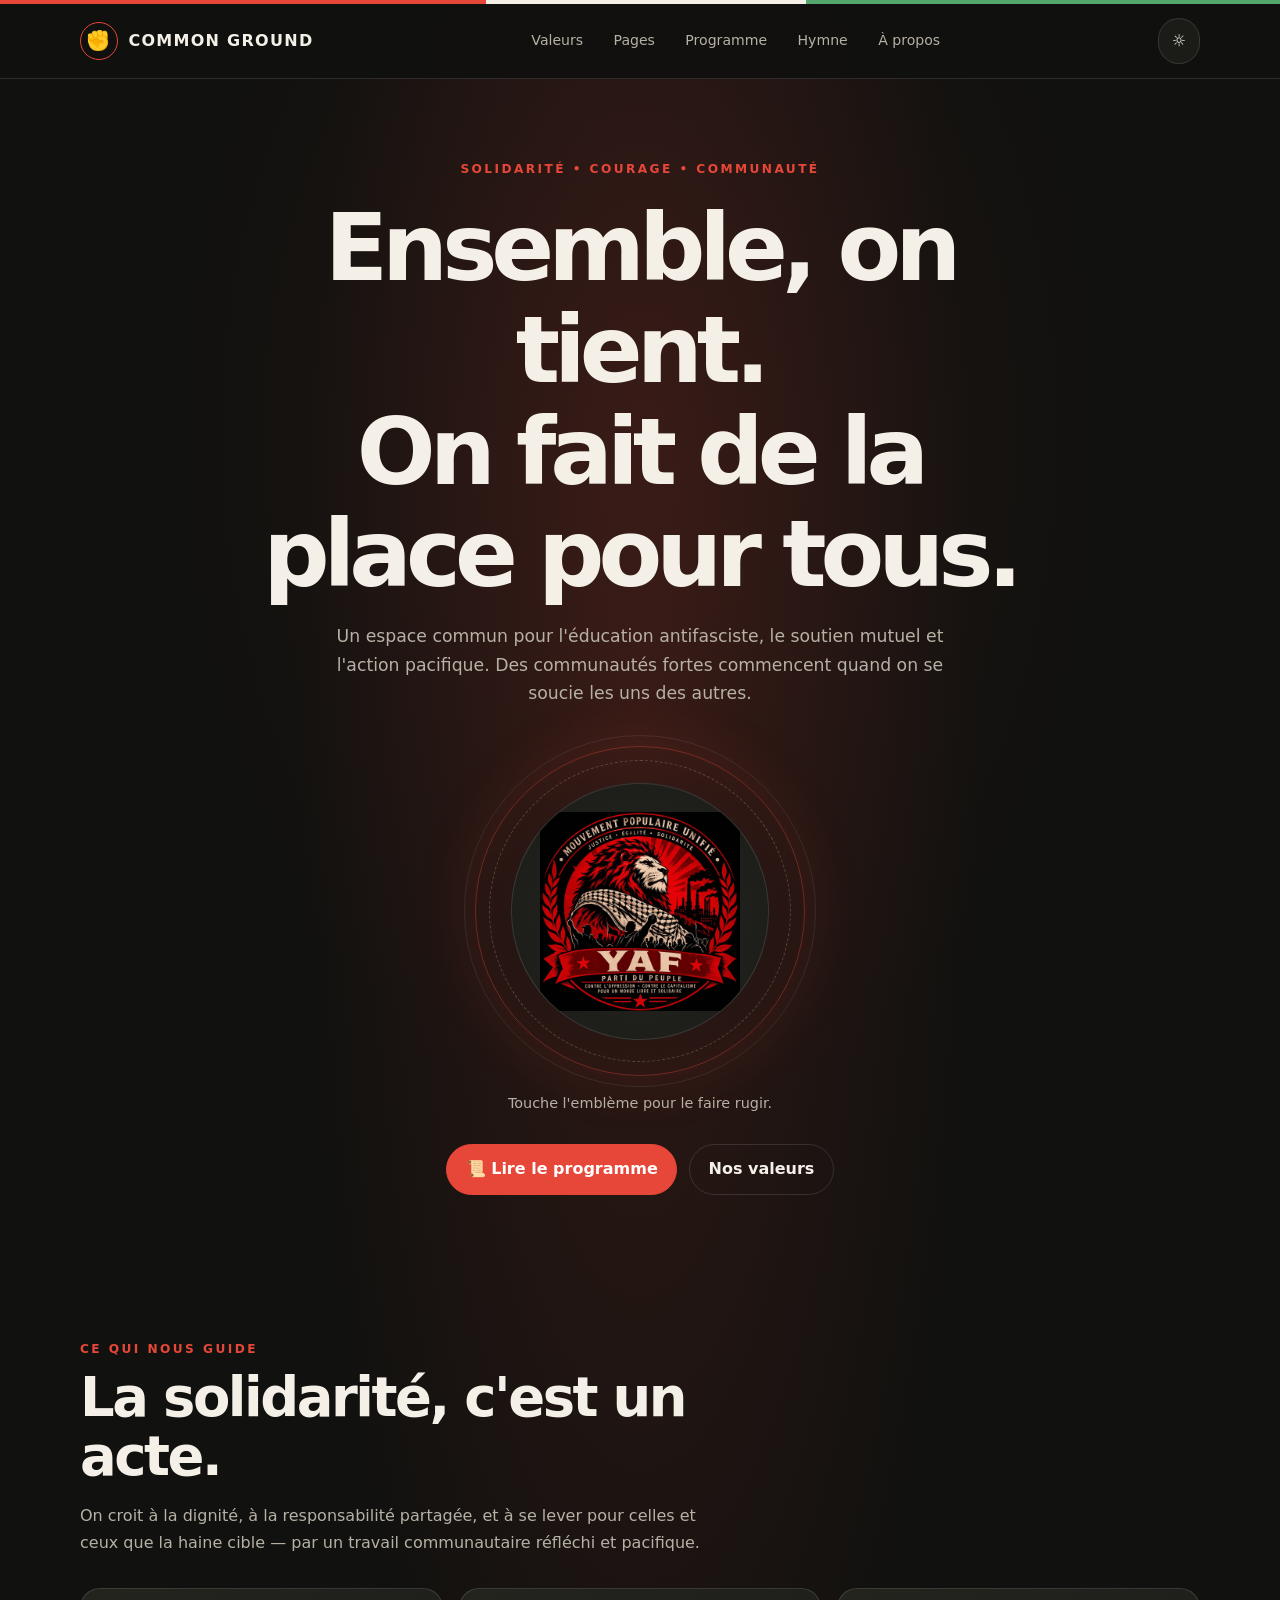
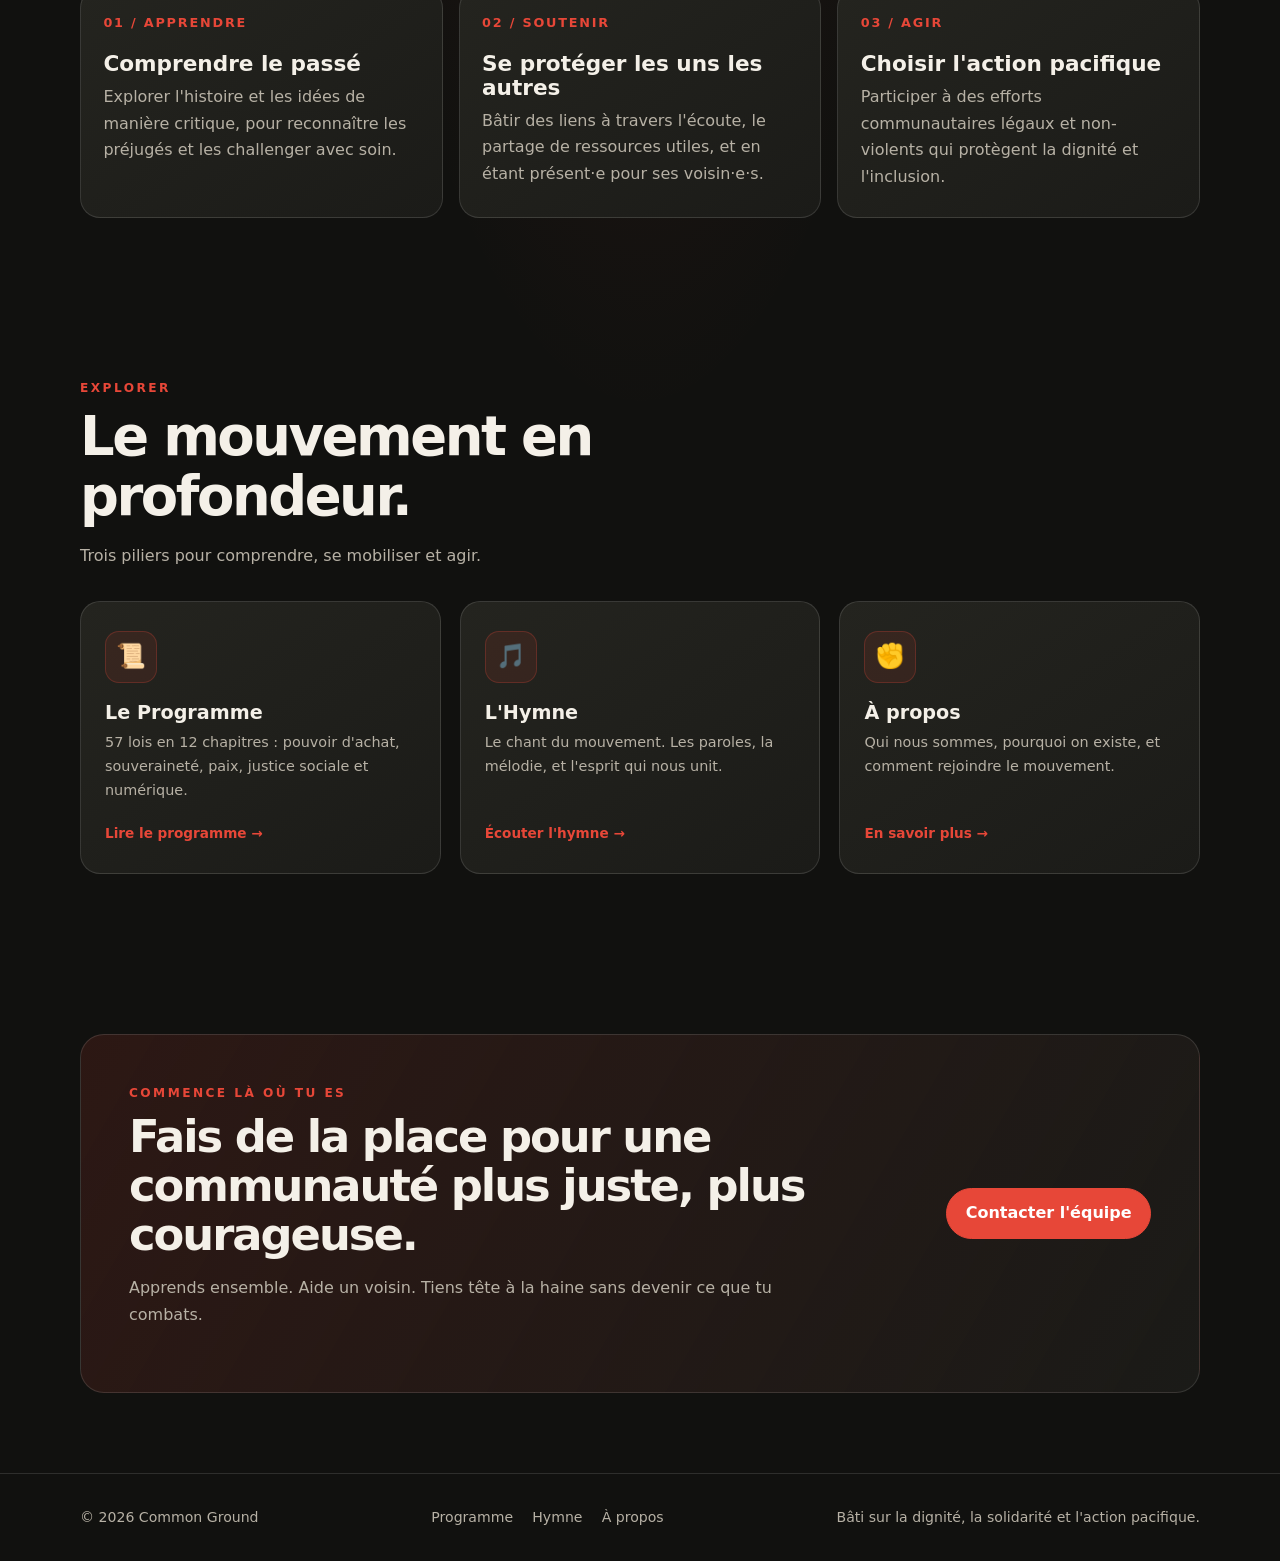
<file: index.html>
<!DOCTYPE html>
<html lang="fr">
<head>
  <meta charset="UTF-8">
  <meta name="viewport" content="width=device-width, initial-scale=1">
  <meta name="theme-color" content="#11110f">
  <meta name="description" content="Un espace commun pour l'éducation antifasciste, la solidarité et l'action pacifique.">
  <title>Common Ground — Stand Together</title>

  <style>
    :root {
      color-scheme: dark;
      --bg: #11110f;
      --surface: #1b1b18;
      --surface-light: #24241f;
      --text: #f4f0e8;
      --muted: #b7b1a5;
      --red: #e74738;
      --green: #55a66d;
      --blue: #73a9d8;
      --border: rgba(255,255,255,.12);
      --content: 1120px;
      --radius: 20px;
    }

    * { box-sizing: border-box; }

    html { scroll-behavior: smooth; scroll-padding-top: 90px; }

    body {
      margin: 0;
      background:
        radial-gradient(ellipse at 50% 22%, rgba(231,71,56,.14), transparent 38%),
        var(--bg);
      color: var(--text);
      font: 16px/1.65 system-ui, -apple-system, BlinkMacSystemFont, "Segoe UI", sans-serif;
      transition: background .25s, color .25s;
      overflow-x: hidden;
    }

    body.light {
      color-scheme: light;
      --bg: #f4f0e8;
      --surface: #fffdf8;
      --surface-light: #eee8dc;
      --text: #1d1c19;
      --muted: #625d54;
      --border: rgba(0,0,0,.14);
      background:
        radial-gradient(ellipse at 50% 22%, rgba(231,71,56,.12), transparent 38%),
        var(--bg);
    }

    a { color: inherit; }
    button { font: inherit; color: inherit; }

    /* PROGRESS BAR */
    .progress-bar {
      position: fixed; top: 0; left: 0;
      height: 3px; width: 0%;
      background: linear-gradient(90deg, var(--red), var(--green));
      z-index: 9999;
      transition: width 0.1s linear;
    }

    .container {
      width: min(calc(100% - 2rem), 1120px);
      margin-inline: auto;
    }

    .top-line {
      height: 4px;
      background: linear-gradient(90deg, var(--red) 0 38%, var(--text) 38% 63%, var(--green) 63%);
    }

    header {
      position: sticky; top: 0; z-index: 10;
      background: color-mix(in srgb, var(--bg) 88%, transparent);
      border-bottom: 1px solid var(--border);
      backdrop-filter: blur(14px);
    }

    .nav {
      min-height: 74px;
      display: flex; align-items: center;
      justify-content: space-between; gap: 1rem;
    }

    .brand {
      display: inline-flex; align-items: center; gap: .65rem;
      font-weight: 900; letter-spacing: .08em;
      text-decoration: none; text-transform: uppercase;
    }

    .brand-mark {
      width: 38px; height: 38px;
      display: grid; place-items: center;
      border: 1px solid var(--red); border-radius: 50%;
      color: var(--red); font-size: 1.2rem;
    }

    .nav-links {
      display: flex; align-items: center; gap: .3rem;
    }

    .nav-links a {
      color: var(--muted); font-size: .88rem;
      text-decoration: none; transition: color .2s, background .2s;
      padding: .4rem .8rem; border-radius: 8px;
    }
    .nav-links a:hover { color: var(--text); background: var(--surface-light); }

    .nav-actions { display: flex; gap: .6rem; }

    .icon-button, .menu-button {
      min-width: 42px; min-height: 42px;
      padding: .55rem .8rem;
      border: 1px solid var(--border); border-radius: 999px;
      background: var(--surface); cursor: pointer;
    }

    .menu-button { display: none; }

    /* HERO */
    .hero {
      min-height: 720px;
      display: grid; place-items: center;
      text-align: center; padding: 5rem 0 4rem;
      position: relative;
    }

    .hero::before {
      content: '';
      position: absolute; inset: 0;
      background: radial-gradient(ellipse at 50% 30%, rgba(231,71,56,.08) 0%, transparent 60%);
      animation: heroPulse 6s ease-in-out infinite alternate;
    }

    @keyframes heroPulse {
      0% { opacity: .5; transform: scale(1); }
      100% { opacity: 1; transform: scale(1.05); }
    }

    .hero-content { max-width: 800px; position: relative; z-index: 2; }

    .eyebrow {
      color: var(--red);
      font-size: .76rem; font-weight: 850;
      letter-spacing: .2em; text-transform: uppercase;
    }

    h1, h2, h3 { line-height: 1.1; }
    h1 {
      max-width: 760px;
      margin: 1.1rem auto;
      font-size: clamp(2.7rem, 8vw, 5.8rem);
      letter-spacing: -.065em;
      animation: fadeUp .8s ease both;
    }

    .hero-copy {
      max-width: 610px;
      margin: 0 auto;
      color: var(--muted);
      font-size: 1.08rem;
      animation: fadeUp .8s ease .2s both;
    }

    @keyframes fadeUp {
      from { opacity: 0; transform: translateY(25px); }
      to { opacity: 1; transform: translateY(0); }
    }

    /* EMBLEM */
    .emblem-wrap {
      width: min(330px, 72vw);
      aspect-ratio: 1;
      margin: 2.4rem auto 1rem;
      position: relative;
      display: grid; place-items: center;
      animation: fadeUp .8s ease .4s both;
    }

    .emblem-ring {
      position: absolute; inset: 0;
      border: 1px solid rgba(231,71,56,.38);
      border-radius: 50%;
      box-shadow: 0 0 65px rgba(231,71,56,.12), inset 0 0 45px rgba(231,71,56,.06);
      animation: breathe 4s ease-in-out infinite;
    }

    .emblem-ring::before, .emblem-ring::after {
      content: "";
      position: absolute; inset: 13px;
      border: 1px dashed rgba(255,255,255,.2);
      border-radius: 50%;
    }

    .emblem-ring::after {
      inset: -12px;
      border: 1px solid rgba(255,255,255,.08);
    }

    .emblem-button {
      position: relative;
      width: 78%; height: 78%;
      display: grid; place-items: center;
      overflow: hidden;
      border: 1px solid var(--border); border-radius: 50%;
      background: radial-gradient(circle, var(--surface-light), var(--surface));
      cursor: pointer;
      transition: transform .35s, box-shadow .35s;
    }

    .emblem-button:hover {
      transform: scale(1.035);
      box-shadow: 0 0 40px rgba(231,71,56,.22);
    }

    .lion-image {
      width: 82%; height: 82%;
      object-fit: contain;
      transition: transform .6s cubic-bezier(.2,.8,.2,1);
    }

    .emblem-button.is-active .lion-image {
      transform: rotate(-8deg) scale(1.09);
    }

    #emblem-message {
      min-height: 1.7em;
      color: var(--muted);
      font-size: .9rem;
    }

    .hero-actions {
      display: flex; justify-content: center;
      flex-wrap: wrap; gap: .75rem;
      margin-top: 1.7rem;
      animation: fadeUp .8s ease .6s both;
    }

    .button {
      display: inline-flex;
      min-height: 48px;
      align-items: center; justify-content: center;
      padding: .7rem 1.15rem;
      border: 1px solid var(--border);
      border-radius: 999px;
      text-decoration: none; font-weight: 750;
      transition: transform .2s, background .2s, box-shadow .2s;
    }
    .button:hover { transform: translateY(-2px); box-shadow: 0 4px 20px rgba(0,0,0,.2); }

    .button.primary {
      border-color: var(--red);
      background: var(--red);
      color: white;
    }
    .button.primary:hover { box-shadow: 0 4px 25px rgba(231,71,56,.3); }

    /* SECTIONS */
    .section { padding: 5rem 0; }

    .section-heading {
      max-width: 650px;
      margin-bottom: 2rem;
    }

    .section-heading h2, .banner h2 {
      margin: .55rem 0;
      font-size: clamp(2rem, 5vw, 3.4rem);
      letter-spacing: -.045em;
    }

    .section-heading p, .banner p { color: var(--muted); }

    /* VALUE CARDS */
    .cards {
      display: grid;
      grid-template-columns: repeat(3, 1fr);
      gap: 1rem;
    }

    .card {
      min-height: 230px;
      padding: 1.4rem;
      border: 1px solid var(--border);
      border-radius: var(--radius);
      background: linear-gradient(145deg, var(--surface-light), var(--surface));
      transition: transform .3s, border-color .3s, box-shadow .3s;
      opacity: 0;
      transform: translateY(30px);
    }

    .card.visible {
      opacity: 1;
      transform: translateY(0);
    }

    .card:hover {
      transform: translateY(-4px);
      border-color: rgba(231,71,56,.3);
      box-shadow: 0 10px 40px rgba(0,0,0,.2);
    }

    .card-number {
      color: var(--red);
      font-size: .8rem; font-weight: 850;
      letter-spacing: .14em;
    }

    .card h3 { margin: 1.2rem 0 .55rem; font-size: 1.35rem; }
    .card p { margin: 0; color: var(--muted); }

    /* PAGE LINKS SECTION */
    .page-links {
      display: grid;
      grid-template-columns: repeat(3, 1fr);
      gap: 1.2rem;
      margin-top: 1rem;
    }

    .page-link {
      display: flex; flex-direction: column;
      align-items: flex-start;
      padding: 1.8rem 1.5rem;
      border: 1px solid var(--border);
      border-radius: var(--radius);
      background: linear-gradient(145deg, var(--surface-light), var(--surface));
      text-decoration: none;
      transition: all .3s;
      opacity: 0;
      transform: translateY(30px);
    }

    .page-link.visible {
      opacity: 1;
      transform: translateY(0);
    }

    .page-link:hover {
      transform: translateY(-6px);
      border-color: var(--red);
      box-shadow: 0 12px 40px rgba(231,71,56,.15);
    }

    .page-link-icon {
      width: 52px; height: 52px;
      display: grid; place-items: center;
      border-radius: 14px;
      background: rgba(231,71,56,.1);
      border: 1px solid rgba(231,71,56,.25);
      font-size: 1.5rem;
      margin-bottom: 1.2rem;
    }

    .page-link h3 {
      margin: 0 0 .5rem;
      font-size: 1.2rem;
      color: var(--text);
    }

    .page-link p {
      margin: 0;
      color: var(--muted);
      font-size: .9rem;
      flex: 1;
    }

    .page-link .arrow {
      margin-top: 1.2rem;
      color: var(--red);
      font-weight: 700;
      font-size: .85rem;
      transition: transform .3s;
    }

    .page-link:hover .arrow { transform: translateX(6px); }

    /* BANNER */
    .banner {
      display: flex;
      align-items: center;
      justify-content: space-between;
      gap: 2rem;
      padding: clamp(1.5rem, 5vw, 3rem);
      border: 1px solid var(--border);
      border-radius: 24px;
      background: linear-gradient(120deg, rgba(231,71,56,.13), var(--surface));
    }

    .banner > div { max-width: 680px; }
    .banner h2 { font-size: clamp(1.8rem, 4vw, 2.8rem); }

    /* FOOTER */
    footer {
      padding: 2rem 0;
      border-top: 1px solid var(--border);
      color: var(--muted);
      font-size: .88rem;
    }

    .footer-inner {
      display: flex;
      justify-content: space-between;
      align-items: center;
      gap: 1rem;
    }

    .footer-links {
      display: flex; gap: 1.2rem;
    }
    .footer-links a {
      color: var(--muted); text-decoration: none;
      transition: color .2s;
    }
    .footer-links a:hover { color: var(--red); }

    /* ANIMATIONS */
    @keyframes breathe {
      50% { transform: scale(1.025); opacity: .7; }
    }

    /* RESPONSIVE */
    @media (max-width: 760px) {
      .menu-button { display: inline-block; }
      .nav-links {
        position: absolute;
        top: 74px; left: 0; right: 0;
        display: none;
        align-items: stretch;
        padding: 1rem;
        border-bottom: 1px solid var(--border);
        background: var(--bg);
        flex-direction: column;
      }
      .nav-links.open { display: flex; }
      .nav-links a { padding: .65rem; }
      .cards { grid-template-columns: 1fr; }
      .page-links { grid-template-columns: 1fr; }
      .card { min-height: auto; }
      .banner { align-items: flex-start; flex-direction: column; }
      .footer-inner { flex-direction: column; text-align: center; }
      .hero { min-height: auto; padding: 4rem 0; }
    }

    @media (prefers-reduced-motion: reduce) {
      *, *::before, *::after {
        scroll-behavior: auto !important;
        animation-duration: .01ms !important;
        transition-duration: .01ms !important;
      }
    }
  </style>
</head>

<body>
  <div class="progress-bar" id="progressBar"></div>
  <div class="top-line"></div>

  <header>
    <nav class="nav container" aria-label="Main navigation">
      <a class="brand" href="#home">
        <span class="brand-mark" aria-hidden="true">✊</span>
        <span>Common Ground</span>
      </a>

      <div class="nav-links" id="site-menu">
        <a href="#about">Valeurs</a>
        <a href="#pages">Pages</a>
        <a href="programme.html">Programme</a>
        <a href="hymne.html">Hymne</a>
        <a href="apropos.html">À propos</a>
      </div>

      <div class="nav-actions">
        <button class="icon-button" id="theme-button" type="button" aria-label="Toggle light and dark theme">☼</button>
        <button class="menu-button" id="menu-button" type="button" aria-expanded="false" aria-controls="site-menu">Menu</button>
      </div>
    </nav>
  </header>

  <main>
    <!-- HERO -->
    <section class="hero container" id="home">
      <div class="hero-content">
        <div class="eyebrow">Solidarité • Courage • Communauté</div>
        <h1>Ensemble, on tient.<br>On fait de la place pour tous.</h1>
        <p class="hero-copy">
          Un espace commun pour l'éducation antifasciste, le soutien mutuel et l'action pacifique.
          Des communautés fortes commencent quand on se soucie les uns des autres.
        </p>

        <div class="emblem-wrap" aria-label="Emblème du lion interactif">
          <div class="emblem-ring" aria-hidden="true"></div>
          <button class="emblem-button" id="lion-button" type="button" aria-label="Activer l'emblème du lion">
            <img class="lion-image" src="antifa-lion.jpg" alt="Emblème du lion antifasciste">
          </button>
        </div>

        <p id="emblem-message" aria-live="polite">Touche l'emblème pour le faire rugir.</p>

        <div class="hero-actions">
          <a class="button primary" href="programme.html">📜 Lire le programme</a>
          <a class="button" href="#about">Nos valeurs</a>
        </div>
      </div>
    </section>

    <!-- VALEURS -->
    <section class="section container" id="about">
      <div class="section-heading">
        <div class="eyebrow">Ce qui nous guide</div>
        <h2>La solidarité, c'est un acte.</h2>
        <p>On croit à la dignité, à la responsabilité partagée, et à se lever pour celles et ceux que la haine cible — par un travail communautaire réfléchi et pacifique.</p>
      </div>

      <div class="cards">
        <article class="card">
          <div class="card-number">01 / APPRENDRE</div>
          <h3>Comprendre le passé</h3>
          <p>Explorer l'histoire et les idées de manière critique, pour reconnaître les préjugés et les challenger avec soin.</p>
        </article>
        <article class="card">
          <div class="card-number">02 / SOUTENIR</div>
          <h3>Se protéger les uns les autres</h3>
          <p>Bâtir des liens à travers l'écoute, le partage de ressources utiles, et en étant présent·e pour ses voisin·e·s.</p>
        </article>
        <article class="card">
          <div class="card-number">03 / AGIR</div>
          <h3>Choisir l'action pacifique</h3>
          <p>Participer à des efforts communautaires légaux et non-violents qui protègent la dignité et l'inclusion.</p>
        </article>
      </div>
    </section>

    <!-- PAGES -->
    <section class="section container" id="pages">
      <div class="section-heading">
        <div class="eyebrow">Explorer</div>
        <h2>Le mouvement en profondeur.</h2>
        <p>Trois piliers pour comprendre, se mobiliser et agir.</p>
      </div>

      <div class="page-links">
        <a class="page-link" href="programme.html">
          <div class="page-link-icon">📜</div>
          <h3>Le Programme</h3>
          <p>57 lois en 12 chapitres : pouvoir d'achat, souveraineté, paix, justice sociale et numérique.</p>
          <span class="arrow">Lire le programme →</span>
        </a>
        <a class="page-link" href="hymne.html">
          <div class="page-link-icon">🎵</div>
          <h3>L'Hymne</h3>
          <p>Le chant du mouvement. Les paroles, la mélodie, et l'esprit qui nous unit.</p>
          <span class="arrow">Écouter l'hymne →</span>
        </a>
        <a class="page-link" href="apropos.html">
          <div class="page-link-icon">✊</div>
          <h3>À propos</h3>
          <p>Qui nous sommes, pourquoi on existe, et comment rejoindre le mouvement.</p>
          <span class="arrow">En savoir plus →</span>
        </a>
      </div>
    </section>

    <!-- BANNER -->
    <section class="section container" id="action">
      <div class="banner">
        <div>
          <div class="eyebrow">Commence là où tu es</div>
          <h2>Fais de la place pour une communauté plus juste, plus courageuse.</h2>
          <p>Apprends ensemble. Aide un voisin. Tiens tête à la haine sans devenir ce que tu combats.</p>
        </div>
        <a class="button primary" href="mailto:hello@example.org">Contacter l'équipe</a>
      </div>
    </section>
  </main>

  <footer>
    <div class="container footer-inner">
      <span>© <span id="year"></span> Common Ground</span>
      <div class="footer-links">
        <a href="programme.html">Programme</a>
        <a href="hymne.html">Hymne</a>
        <a href="apropos.html">À propos</a>
      </div>
      <span>Bâti sur la dignité, la solidarité et l'action pacifique.</span>
    </div>
  </footer>

  <script>
    // Progress bar
    const progressBar = document.getElementById('progressBar');
    window.addEventListener('scroll', () => {
      const s = window.scrollY;
      const h = document.documentElement.scrollHeight - window.innerHeight;
      progressBar.style.width = (s / h * 100) + '%';
    }, { passive: true });

    // Mobile menu
    const menuButton = document.querySelector("#menu-button");
    const menu = document.querySelector("#site-menu");

    menuButton.addEventListener("click", () => {
      const isOpen = menuButton.getAttribute("aria-expanded") === "true";
      menuButton.setAttribute("aria-expanded", String(!isOpen));
      menu.classList.toggle("open", !isOpen);
      menuButton.textContent = isOpen ? "Menu" : "Fermer";
    });

    menu.querySelectorAll("a").forEach((link) => {
      link.addEventListener("click", () => {
        menu.classList.remove("open");
        menuButton.setAttribute("aria-expanded", "false");
        menuButton.textContent = "Menu";
      });
    });

    // Theme toggle
    const themeButton = document.querySelector("#theme-button");
    themeButton.addEventListener("click", () => {
      document.body.classList.toggle("light");
      themeButton.textContent = document.body.classList.contains("light") ? "☾" : "☼";
    });

    // Lion emblem
    const lionButton = document.querySelector("#lion-button");
    const emblemMessage = document.querySelector("#emblem-message");

    lionButton.addEventListener("click", () => {
      const active = lionButton.classList.toggle("is-active");
      emblemMessage.textContent = active
        ? "Le courage grandit quand on se tient ensemble."
        : "Touche l'emblème pour le faire rugir.";
    });

    // Scroll reveal for cards and page-links
    const revealElements = document.querySelectorAll('.card, .page-link');
    const revealObs = new IntersectionObserver(entries => {
      entries.forEach((entry, i) => {
        if (entry.isIntersecting) {
          setTimeout(() => entry.target.classList.add('visible'), i * 100);
        }
      });
    }, { threshold: 0.15 });

    revealElements.forEach(el => revealObs.observe(el));

    // Year
    document.querySelector("#year").textContent = new Date().getFullYear();
  </script>
</body>
</html>
</file>
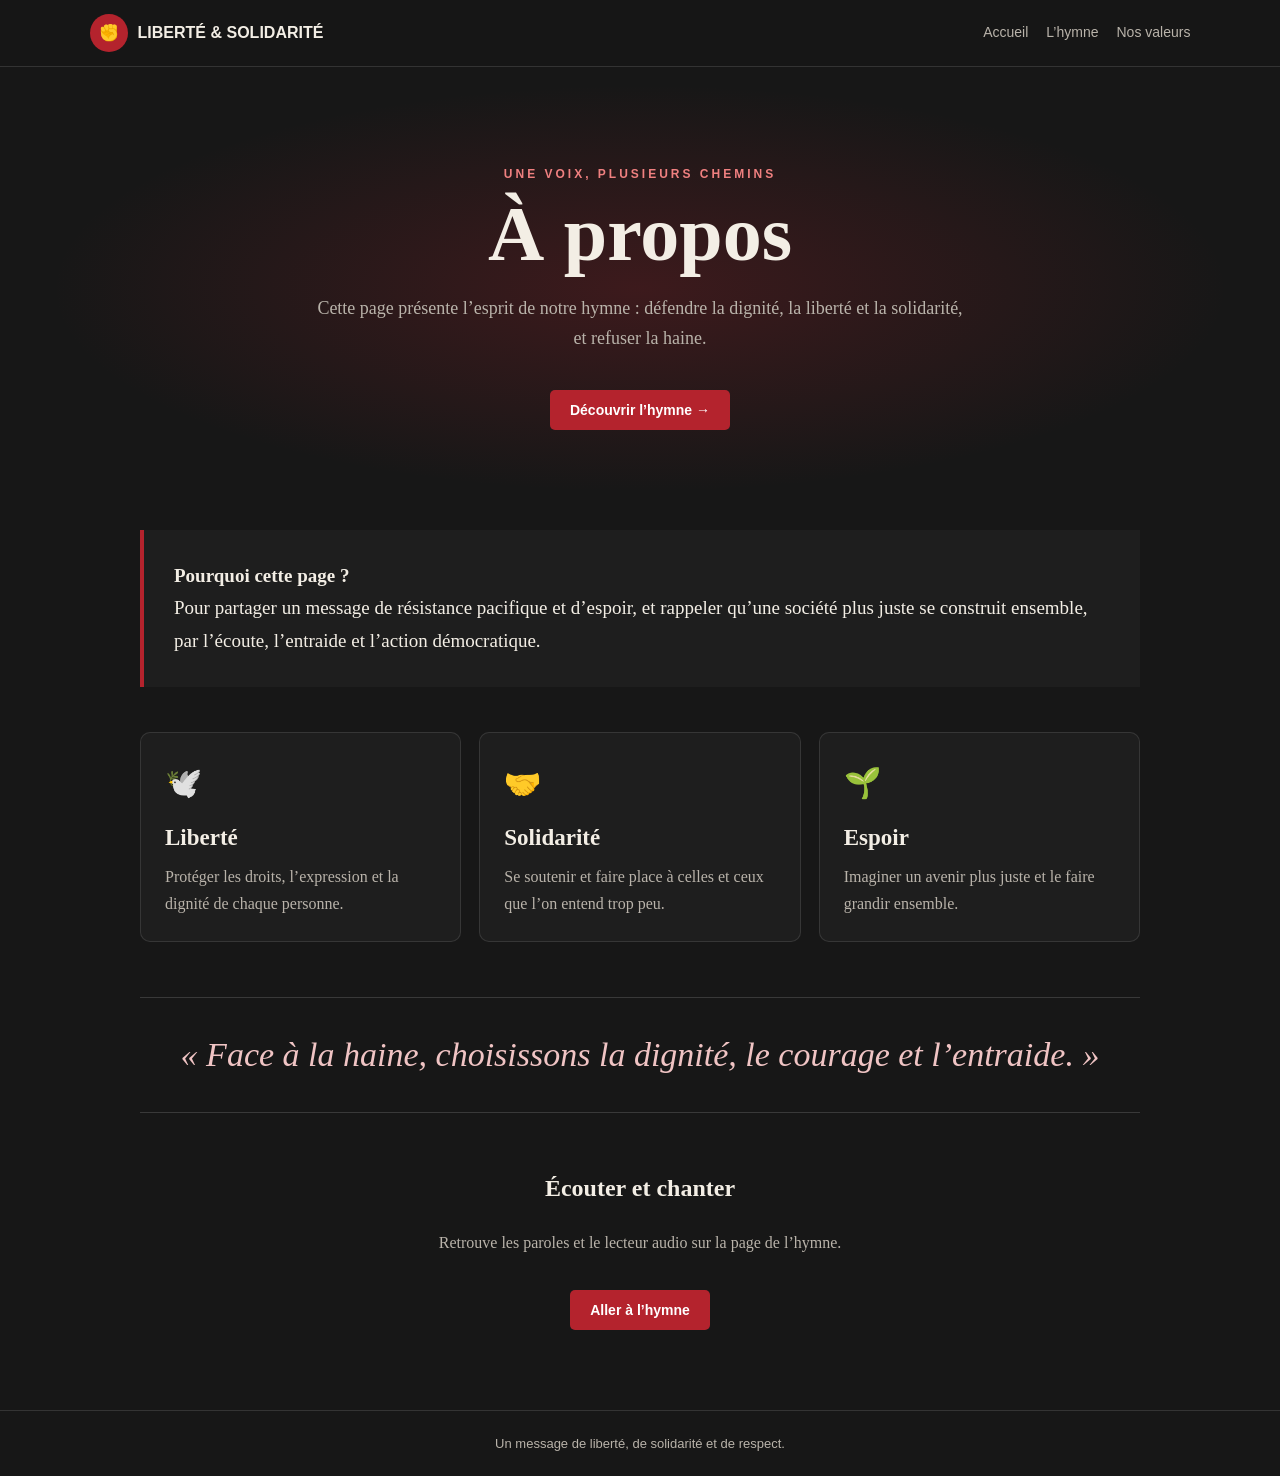
<file: apropos.html>
<!DOCTYPE html>
<html lang="fr">
<head>
  <meta charset="UTF-8">
  <meta name="viewport" content="width=device-width, initial-scale=1">
  <meta name="theme-color" content="#171717">
  <title>À propos — Liberté, solidarité</title>

  <style>
    :root {
      --noir: #171717;
      --rouge: #b4232d;
      --creme: #f3eee5;
      --gris: #b9b3aa;
    }

    * { box-sizing: border-box; }

    html { scroll-behavior: smooth; }

    body {
      margin: 0;
      background: var(--noir);
      color: var(--creme);
      font-family: Georgia, "Times New Roman", serif;
      line-height: 1.7;
    }

    a { color: inherit; }

    header {
      position: sticky;
      top: 0;
      z-index: 2;
      display: flex;
      justify-content: space-between;
      align-items: center;
      padding: 14px 7%;
      background: #171717ed;
      border-bottom: 1px solid #ffffff20;
      font-family: Arial, sans-serif;
    }

    .brand {
      display: flex;
      align-items: center;
      gap: 10px;
      font-weight: bold;
      text-decoration: none;
    }

    .brand span {
      display: grid;
      width: 38px;
      height: 38px;
      place-items: center;
      border-radius: 50%;
      background: var(--rouge);
    }

    nav { display: flex; gap: 18px; }

    nav a {
      color: var(--gris);
      text-decoration: none;
      font-size: 14px;
    }

    nav a:hover { color: white; }

    .hero {
      padding: 100px 20px 80px;
      text-align: center;
      background: radial-gradient(ellipse at center, #b4232d3d, transparent 65%);
    }

    .eyebrow {
      color: #f08080;
      font: bold 12px Arial, sans-serif;
      letter-spacing: 3px;
      text-transform: uppercase;
    }

    h1 {
      margin: 12px 0;
      font-size: clamp(42px, 8vw, 78px);
      line-height: 1.05;
    }

    .hero p {
      max-width: 650px;
      margin: 18px auto;
      color: var(--gris);
      font-size: 18px;
    }

    .button {
      display: inline-block;
      margin-top: 18px;
      padding: 12px 20px;
      border-radius: 5px;
      background: var(--rouge);
      color: white;
      font: bold 14px Arial, sans-serif;
      text-decoration: none;
      transition: transform 0.2s, background 0.2s;
    }

    .button:hover {
      transform: translateY(-3px);
      background: #d13b45;
    }

    main {
      width: min(1000px, 88%);
      margin: 0 auto;
      padding: 20px 0 80px;
    }

    .intro {
      padding: 30px;
      border-left: 4px solid var(--rouge);
      background: #ffffff08;
      font-size: 19px;
    }

    .cards {
      display: grid;
      grid-template-columns: repeat(3, 1fr);
      gap: 18px;
      margin-top: 45px;
    }

    .card {
      padding: 24px;
      border: 1px solid #ffffff1c;
      border-radius: 10px;
      background: #ffffff08;
      transition: transform 0.2s, border-color 0.2s;
    }

    .card:hover {
      transform: translateY(-5px);
      border-color: #e4484e;
    }

    .card .icon { font-size: 30px; }

    .card h2 {
      margin: 10px 0 6px;
      font-size: 23px;
    }

    .card p { margin: 0; color: var(--gris); }

    .quote {
      margin: 55px 0;
      padding: 28px;
      border-top: 1px solid #ffffff25;
      border-bottom: 1px solid #ffffff25;
      color: #f0c4c4;
      text-align: center;
      font-size: clamp(22px, 4vw, 34px);
      font-style: italic;
    }

    footer {
      padding: 25px;
      color: var(--gris);
      text-align: center;
      border-top: 1px solid #ffffff20;
      font: 13px Arial, sans-serif;
    }

    @media (max-width: 650px) {
      header { align-items: flex-start; flex-direction: column; }
      nav { flex-wrap: wrap; gap: 12px; }
      .cards { grid-template-columns: 1fr; }
      .hero { padding-top: 70px; }
    }

    @media (prefers-reduced-motion: reduce) {
      *, *::before, *::after {
        scroll-behavior: auto !important;
        transition-duration: 0.01ms !important;
      }
    }
  </style>
</head>
<body>

  <header>
    <a class="brand" href="index.html">
      <span aria-hidden="true">✊</span>
      <span style="background:none;width:auto;height:auto">LIBERTÉ & SOLIDARITÉ</span>
    </a>

    <nav aria-label="Navigation principale">
      <a href="index.html">Accueil</a>
      <a href="hymne.html">L’hymne</a>
      <a href="#valeurs">Nos valeurs</a>
    </nav>
  </header>

  <section class="hero">
    <div class="eyebrow">Une voix, plusieurs chemins</div>
    <h1>À propos</h1>
    <p>
      Cette page présente l’esprit de notre hymne : défendre la dignité,
      la liberté et la solidarité, et refuser la haine.
    </p>
    <a class="button" href="hymne.html">Découvrir l’hymne →</a>
  </section>

  <main>
    <section class="intro">
      <strong>Pourquoi cette page ?</strong><br>
      Pour partager un message de résistance pacifique et d’espoir,
      et rappeler qu’une société plus juste se construit ensemble,
      par l’écoute, l’entraide et l’action démocratique.
    </section>

    <section id="valeurs" class="cards" aria-label="Nos valeurs">
      <article class="card">
        <div class="icon" aria-hidden="true">🕊️</div>
        <h2>Liberté</h2>
        <p>Protéger les droits, l’expression et la dignité de chaque personne.</p>
      </article>

      <article class="card">
        <div class="icon" aria-hidden="true">🤝</div>
        <h2>Solidarité</h2>
        <p>Se soutenir et faire place à celles et ceux que l’on entend trop peu.</p>
      </article>

      <article class="card">
        <div class="icon" aria-hidden="true">🌱</div>
        <h2>Espoir</h2>
        <p>Imaginer un avenir plus juste et le faire grandir ensemble.</p>
      </article>
    </section>

    <blockquote class="quote">
      « Face à la haine, choisissons la dignité, le courage et l’entraide. »
    </blockquote>

    <section style="text-align:center">
      <h2>Écouter et chanter</h2>
      <p style="color:var(--gris)">
        Retrouve les paroles et le lecteur audio sur la page de l’hymne.
      </p>
      <a class="button" href="hymne.html">Aller à l’hymne</a>
    </section>
  </main>

  <footer>
    Un message de liberté, de solidarité et de respect.
  </footer>

</body>
</html>
</file>
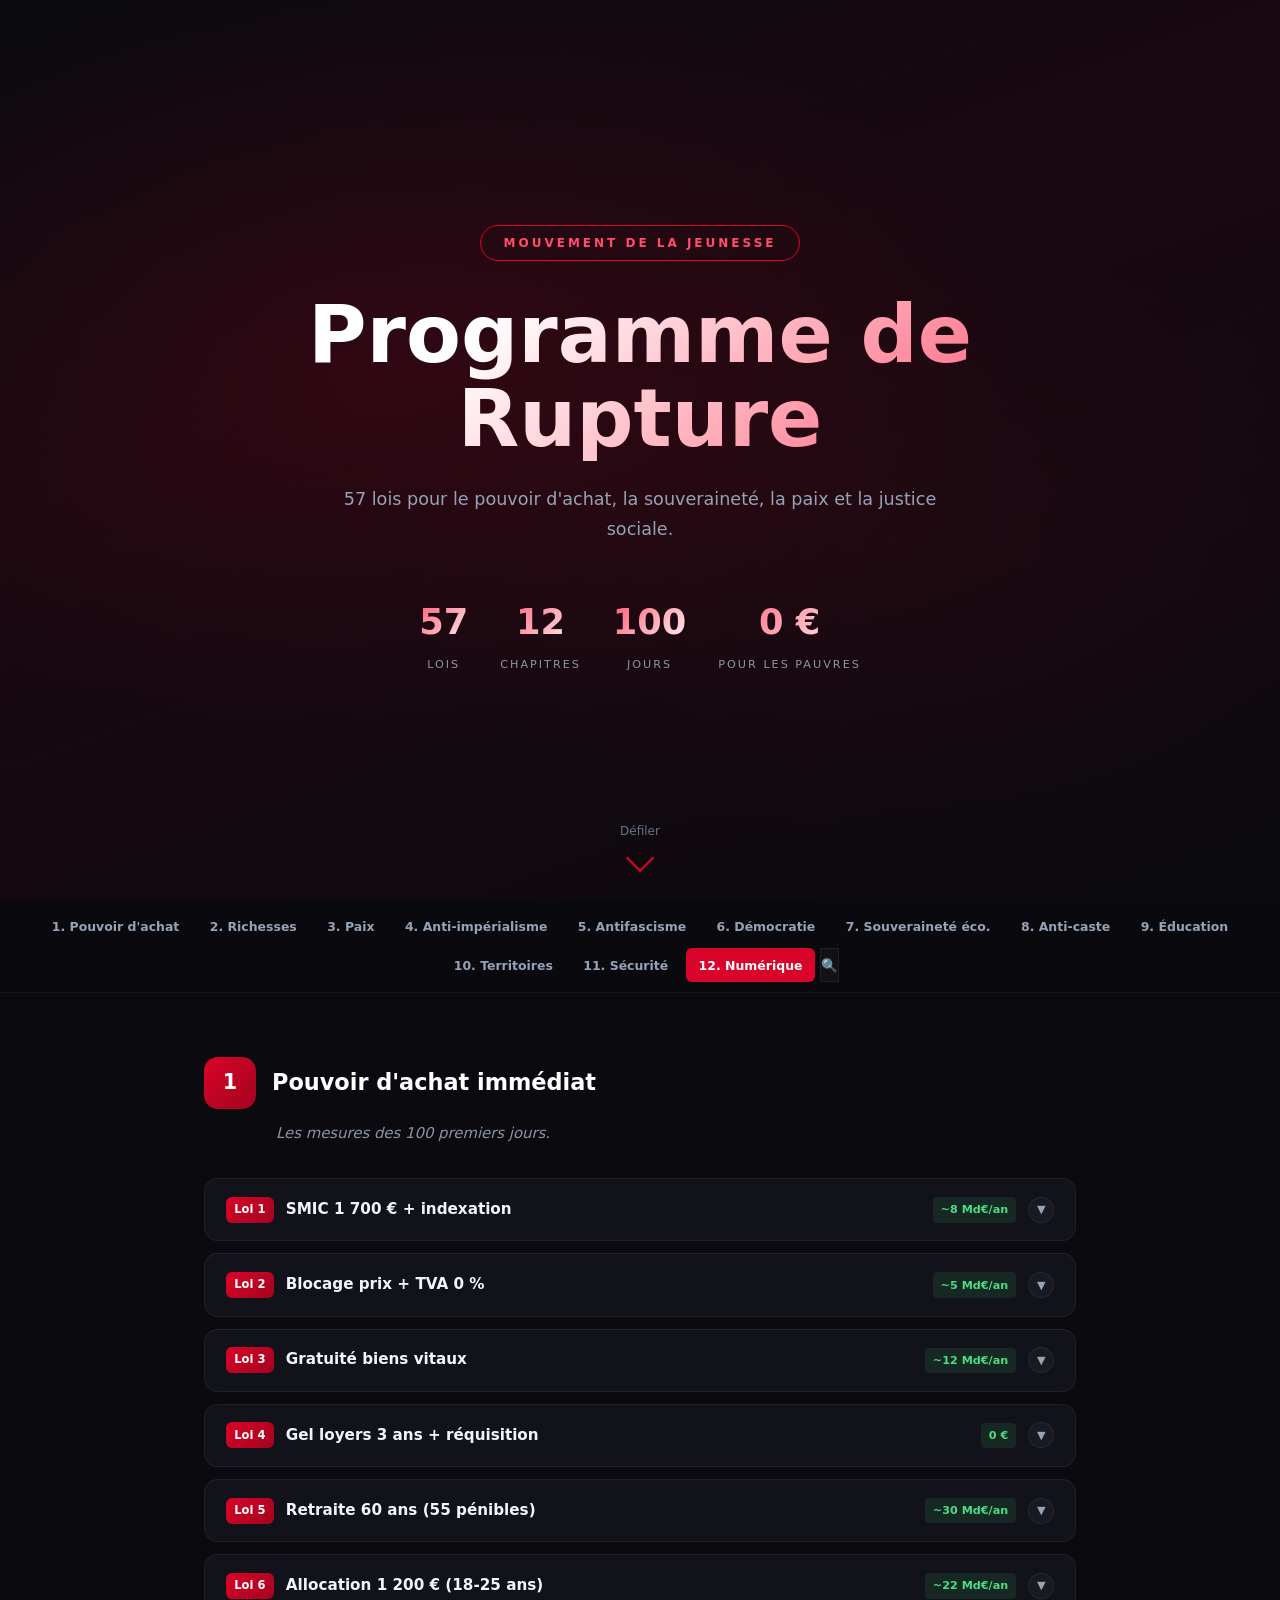
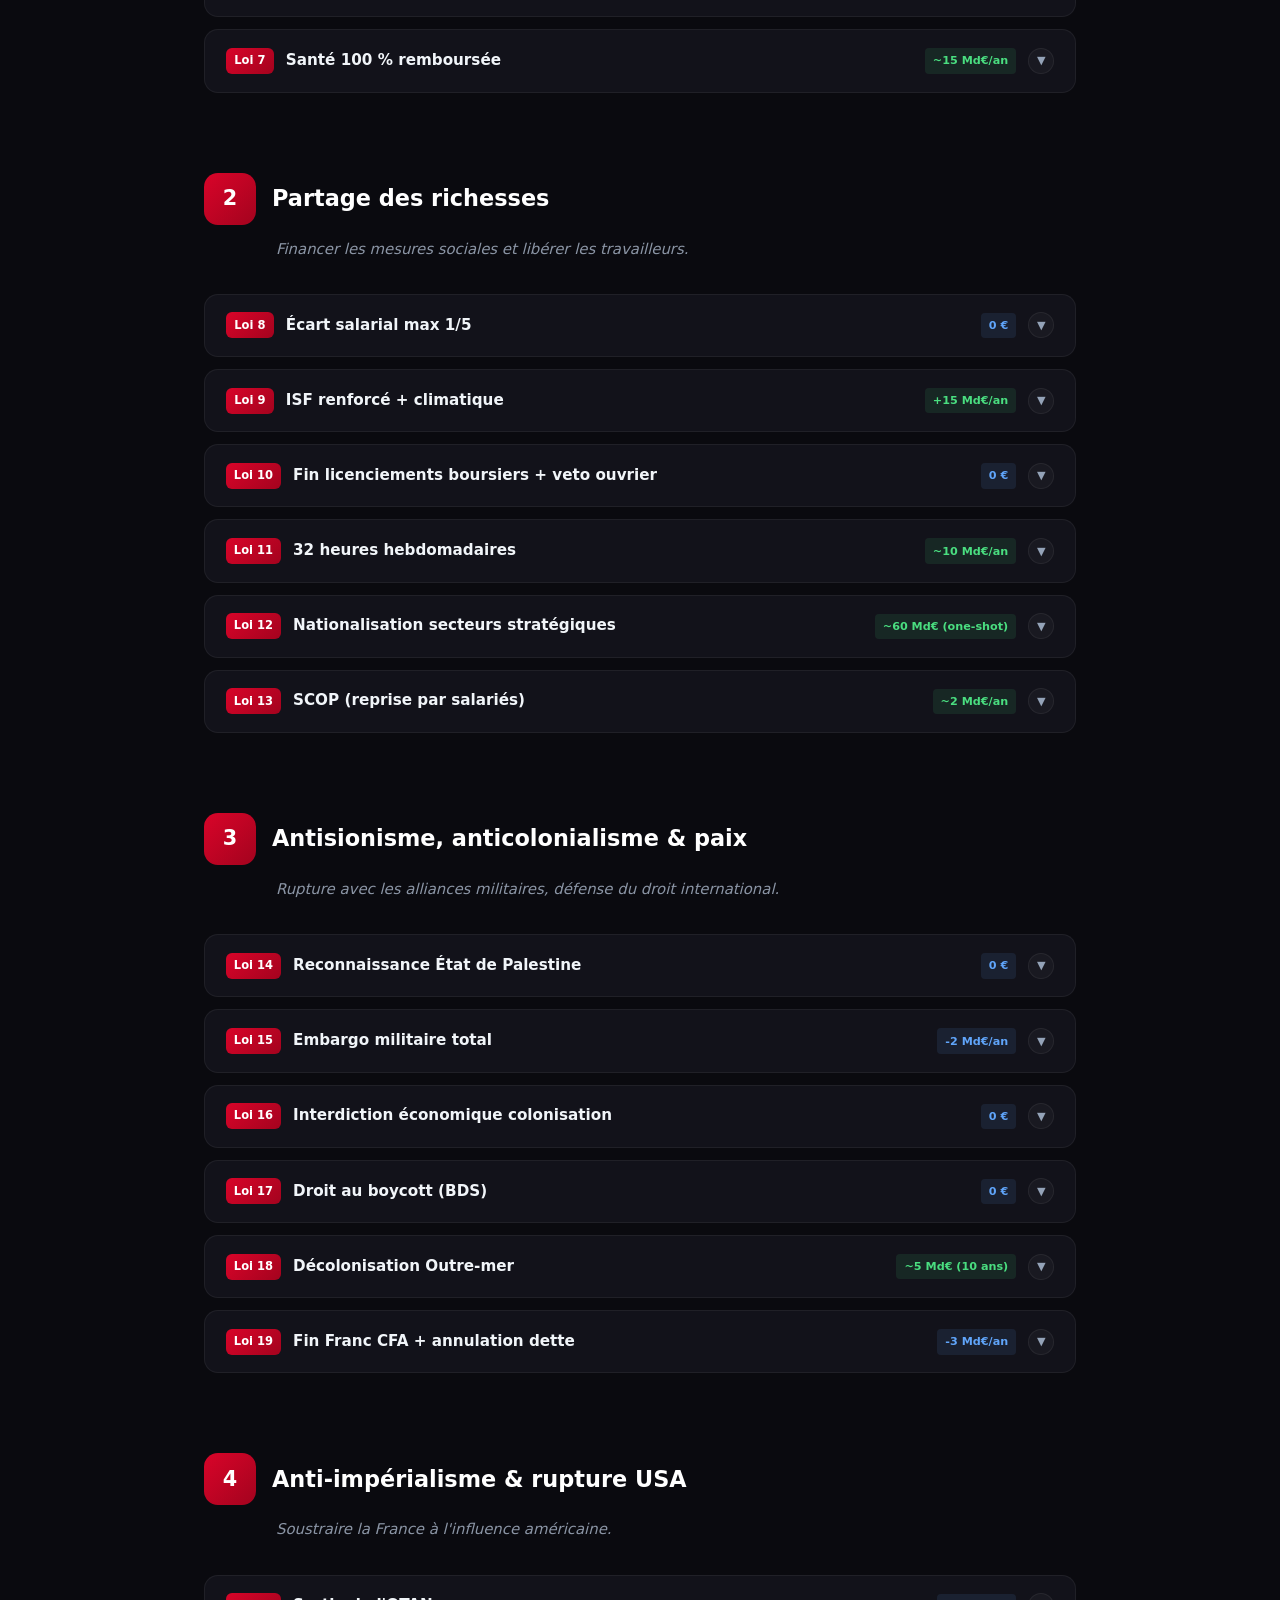
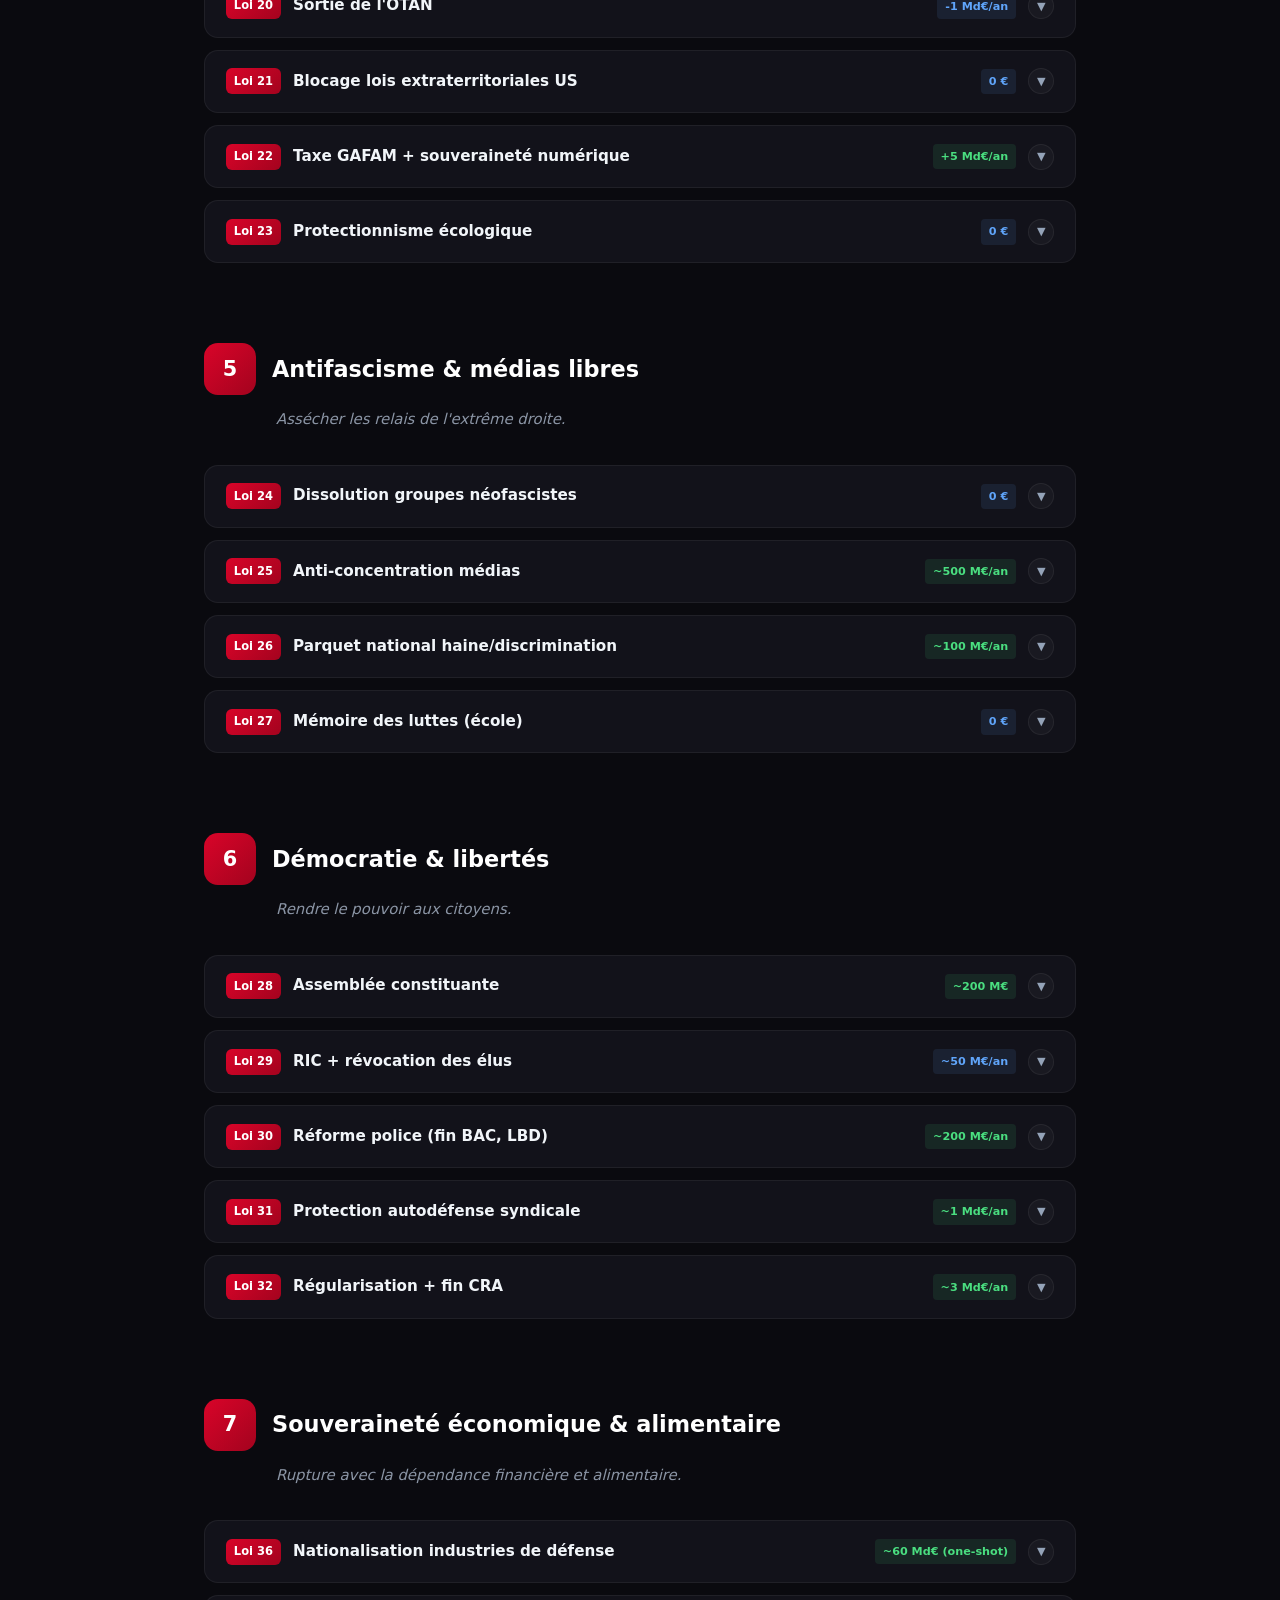
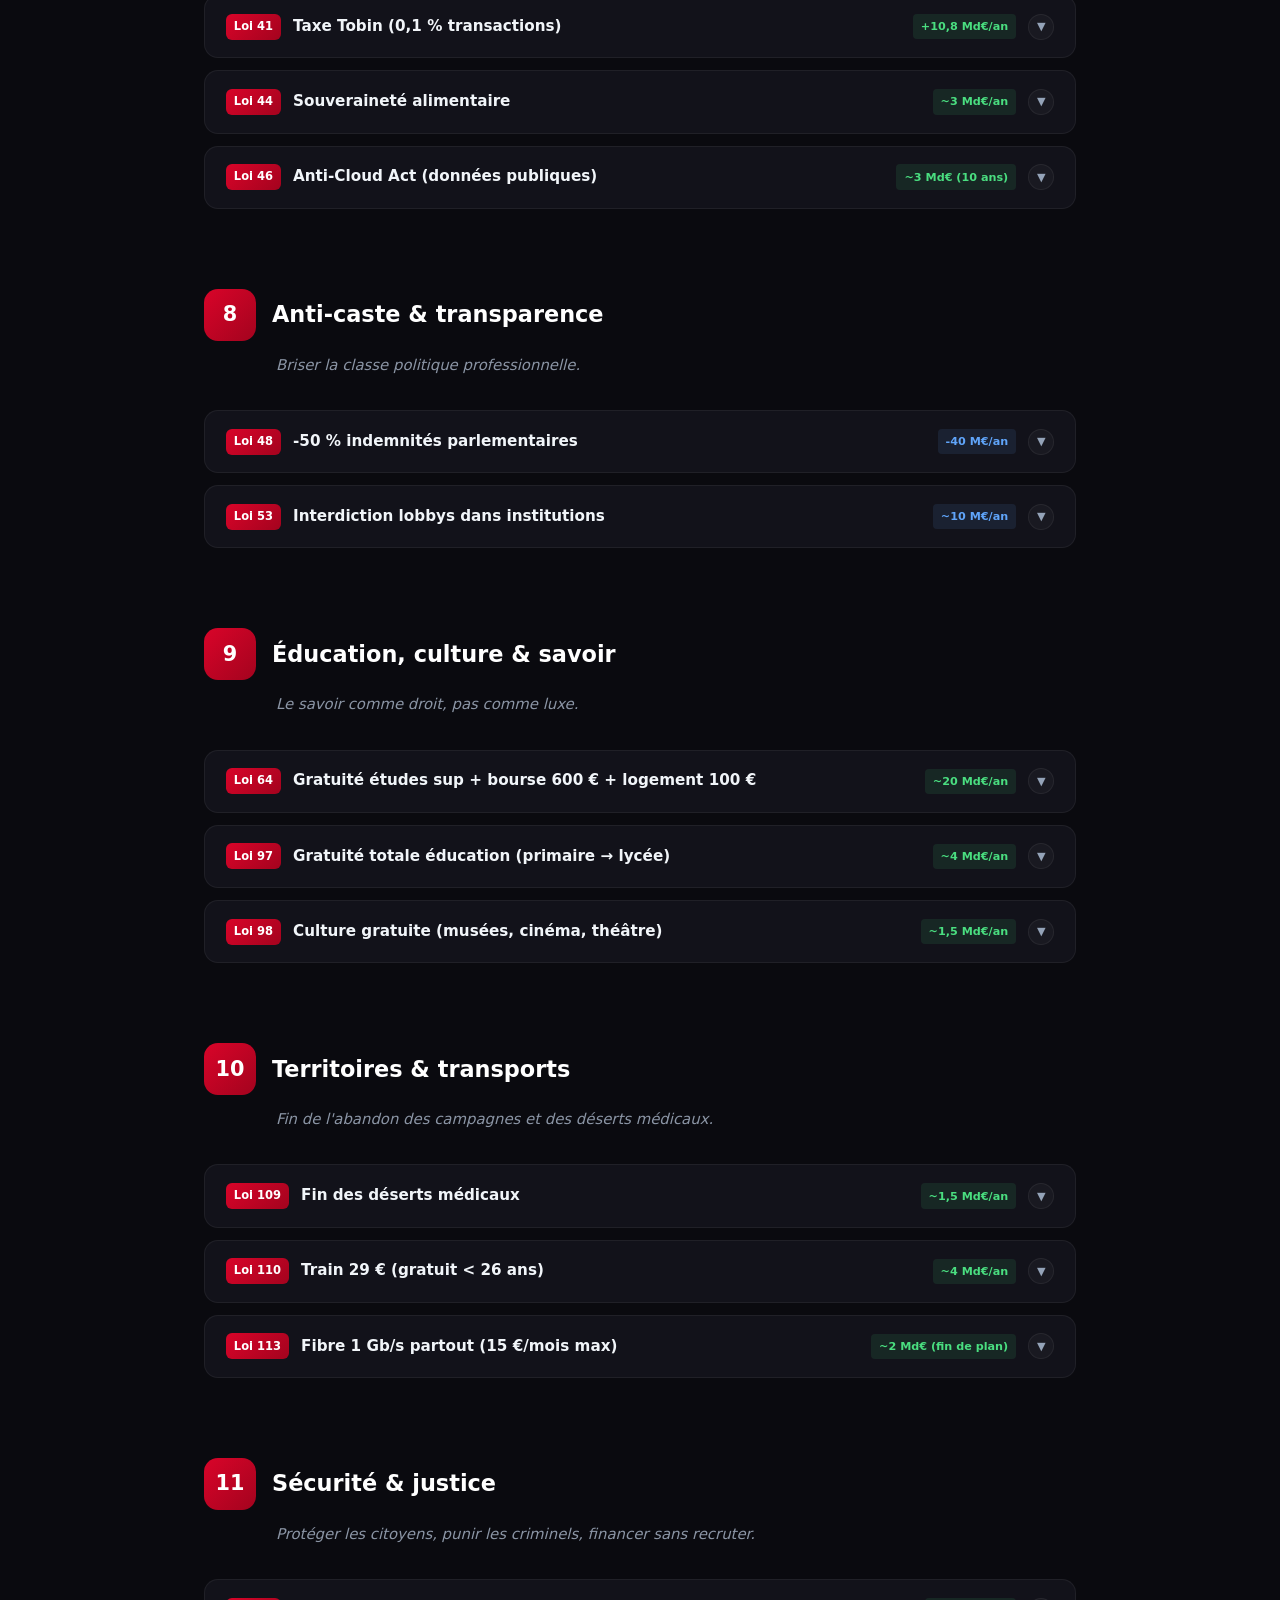
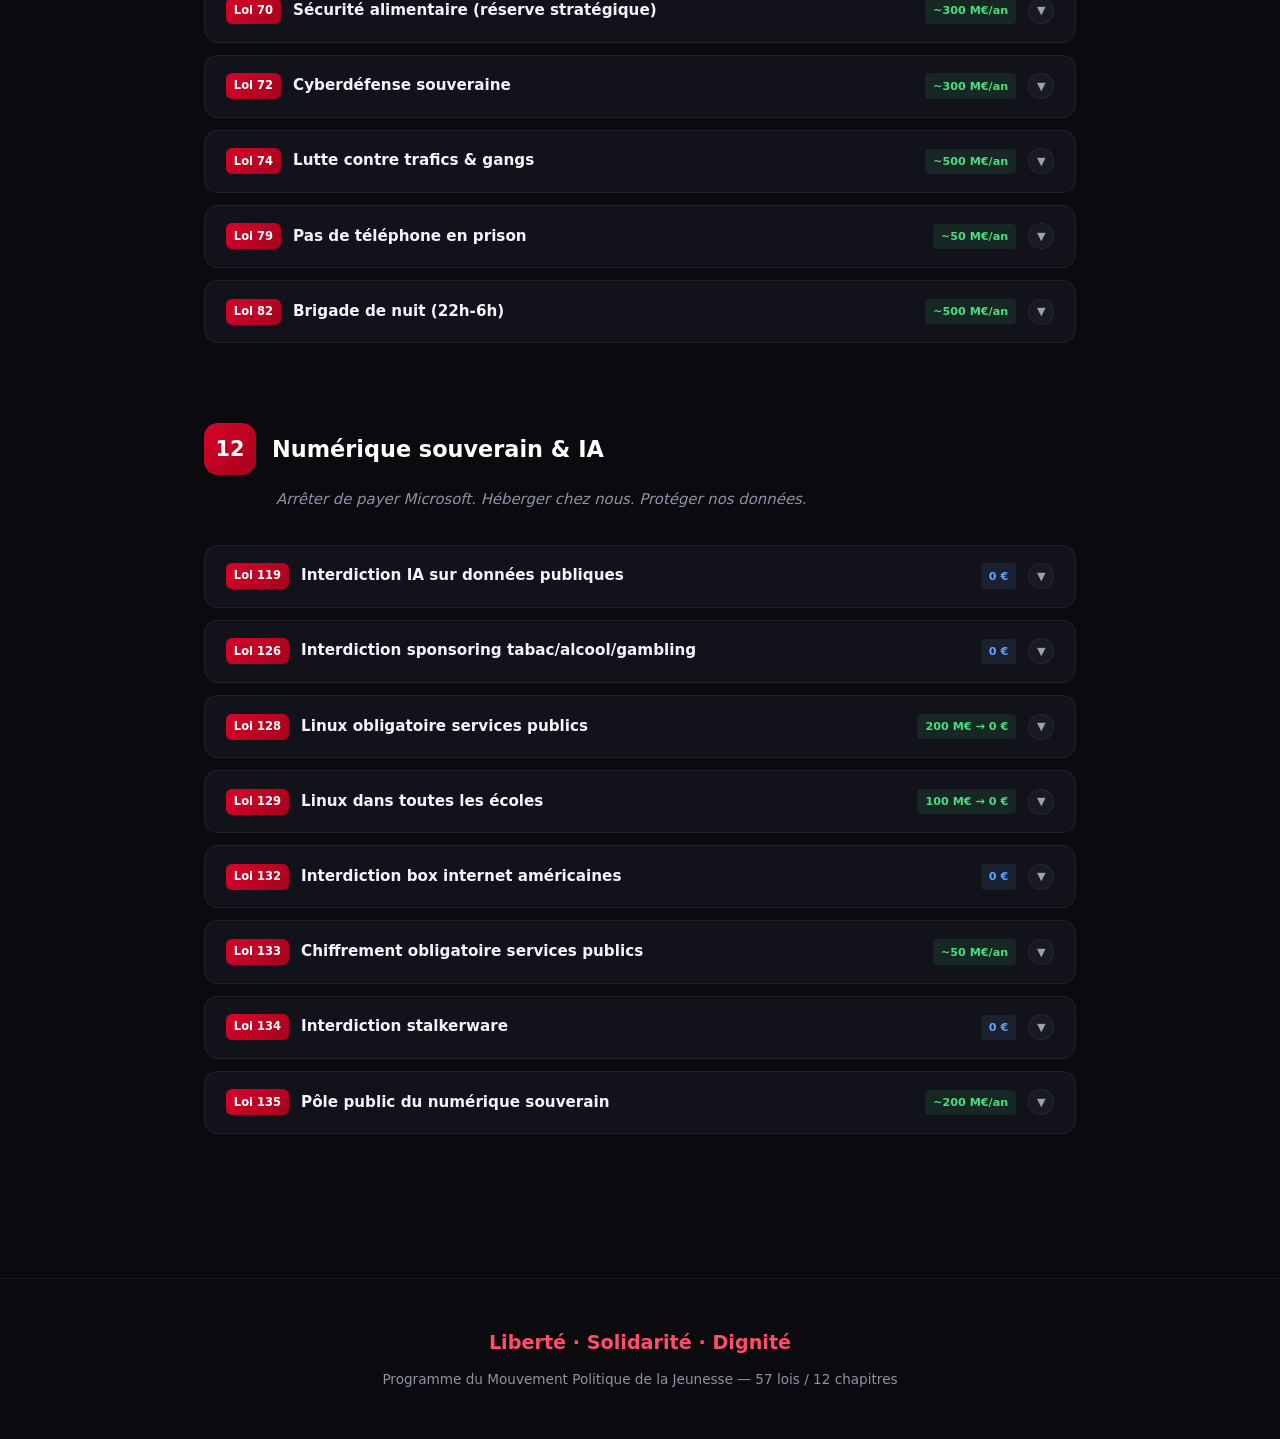
<file: programme.html>
<!DOCTYPE html>
<html lang="fr">
<head>
  <meta charset="UTF-8">
  <meta name="viewport" content="width=device-width, initial-scale=1.0">
  <title>Programme de Rupture — Mouvement de la Jeunesse</title>
  <style>
    :root {
      --primary: #d90429;
      --primary-dark: #a3031e;
      --primary-light: #ff4d6a;
      --dark: #0a0a0f;
      --dark-card: #12121a;
      --dark-card-hover: #1a1a28;
      --light: #f0f2f5;
      --gray: #8b95a5;
      --border: rgba(255,255,255,0.06);
      --glass: rgba(255,255,255,0.03);
      --radius: 14px;
      --transition: 0.35s cubic-bezier(0.4, 0, 0.2, 1);
    }

    * { box-sizing: border-box; margin: 0; padding: 0; }
    html { scroll-behavior: smooth; }

    body {
      font-family: 'Inter', system-ui, -apple-system, sans-serif;
      line-height: 1.7;
      color: #e2e8f0;
      background: var(--dark);
      overflow-x: hidden;
    }

    /* PROGRESS BAR */
    .progress-bar {
      position: fixed; top: 0; left: 0;
      height: 3px;
      background: linear-gradient(90deg, var(--primary), var(--primary-light));
      z-index: 1000; width: 0%;
      transition: width 0.1s linear;
    }

    /* HEADER */
    header {
      position: relative;
      min-height: 100vh;
      display: flex; flex-direction: column;
      align-items: center; justify-content: center;
      text-align: center; padding: 2rem;
      background: linear-gradient(160deg, #0a0a0f 0%, #1a0810 40%, #0a0a0f 100%);
      overflow: hidden;
    }
    header::before {
      content: ''; position: absolute; inset: 0;
      background:
        radial-gradient(ellipse at 30% 40%, rgba(217,4,41,0.12) 0%, transparent 50%),
        radial-gradient(ellipse at 70% 60%, rgba(217,4,41,0.06) 0%, transparent 40%);
      animation: glow 10s ease-in-out infinite alternate;
    }
    @keyframes glow {
      0% { opacity: 0.4; transform: scale(1); }
      100% { opacity: 1; transform: scale(1.03); }
    }

    .header-content { position: relative; z-index: 2; max-width: 850px; }
    .header-badge {
      display: inline-block; padding: 0.4rem 1.4rem;
      border: 1px solid var(--primary); border-radius: 50px;
      font-size: 0.75rem; font-weight: 700; letter-spacing: 3px;
      text-transform: uppercase; color: var(--primary-light);
      margin-bottom: 2rem;
      animation: fadeDown 0.8s ease both;
    }
    header h1 {
      font-size: clamp(2.5rem, 7vw, 5rem);
      font-weight: 900; line-height: 1.05;
      margin-bottom: 1.5rem;
      background: linear-gradient(135deg, #fff 30%, var(--primary-light));
      -webkit-background-clip: text; -webkit-text-fill-color: transparent;
      background-clip: text;
      animation: fadeUp 0.8s ease 0.2s both;
    }
    header p {
      font-size: 1.1rem; color: #94a3b8;
      max-width: 600px; margin: 0 auto 3rem;
      animation: fadeUp 0.8s ease 0.4s both;
    }

    .stats-row {
      display: flex; gap: 2rem; justify-content: center; flex-wrap: wrap;
      animation: fadeUp 0.8s ease 0.6s both;
    }
    .stat { text-align: center; }
    .stat .num {
      font-size: 2.2rem; font-weight: 900;
      background: linear-gradient(135deg, var(--primary-light), #fff);
      -webkit-background-clip: text; -webkit-text-fill-color: transparent;
      background-clip: text;
    }
    .stat .label {
      font-size: 0.7rem; color: var(--gray);
      text-transform: uppercase; letter-spacing: 2px; margin-top: 0.2rem;
    }

    .scroll-hint {
      position: absolute; bottom: 2rem; left: 50%; transform: translateX(-50%);
      display: flex; flex-direction: column; align-items: center; gap: 0.4rem;
      color: #64748b; font-size: 0.75rem;
      animation: bounce 2s infinite;
    }
    .scroll-hint .arrow {
      width: 20px; height: 20px;
      border-right: 2px solid var(--primary);
      border-bottom: 2px solid var(--primary);
      transform: rotate(45deg);
    }

    @keyframes bounce {
      0%,100% { transform: translateX(-50%) translateY(0); }
      50% { transform: translateX(-50%) translateY(8px); }
    }
    @keyframes fadeUp {
      from { opacity: 0; transform: translateY(30px); }
      to { opacity: 1; transform: translateY(0); }
    }
    @keyframes fadeDown {
      from { opacity: 0; transform: translateY(-20px); }
      to { opacity: 1; transform: translateY(0); }
    }

    /* SEARCH */
    .search-overlay {
      position: fixed; inset: 0; z-index: 2000;
      background: rgba(10,10,15,0.95); backdrop-filter: blur(20px);
      display: flex; align-items: flex-start; justify-content: center;
      padding-top: 15vh;
      opacity: 0; pointer-events: none;
      transition: opacity 0.3s ease;
    }
    .search-overlay.active { opacity: 1; pointer-events: all; }
    .search-box {
      width: 90%; max-width: 600px;
    }
    .search-box input {
      width: 100%; padding: 1.2rem 1.5rem;
      background: var(--dark-card); border: 2px solid var(--primary);
      border-radius: 12px; color: #fff; font-size: 1.2rem;
      outline: none;
    }
    .search-box .hint {
      text-align: center; margin-top: 1rem;
      color: var(--gray); font-size: 0.85rem;
    }
    .search-results {
      margin-top: 1.5rem; max-height: 50vh; overflow-y: auto;
    }
    .search-result-item {
      padding: 0.8rem 1rem; margin-bottom: 0.5rem;
      background: var(--dark-card); border-radius: 8px;
      border: 1px solid var(--border); cursor: pointer;
      transition: border 0.2s;
    }
    .search-result-item:hover { border-color: var(--primary); }
    .search-result-item .sr-num {
      color: var(--primary-light); font-weight: 700; font-size: 0.8rem;
    }
    .search-result-item .sr-title { color: #fff; font-weight: 600; }

    /* NAV */
    nav {
      position: sticky; top: 0; z-index: 100;
      background: rgba(10,10,15,0.92); backdrop-filter: blur(20px);
      border-bottom: 1px solid var(--border);
      padding: 0.6rem 1rem;
      display: flex; flex-wrap: wrap; justify-content: center; gap: 0.3rem;
    }
    nav a {
      text-decoration: none; color: #94a3b8;
      font-weight: 600; font-size: 0.78rem;
      padding: 0.4rem 0.8rem; border-radius: 6px;
      transition: all var(--transition); white-space: nowrap;
    }
    nav a:hover, nav a.active {
      background: var(--primary); color: #fff;
    }
    nav .search-btn {
      background: var(--glass); border: 1px solid var(--border);
      color: var(--gray); cursor: pointer;
    }
    nav .search-btn:hover { border-color: var(--primary); color: #fff; }

    /* MAIN */
    main { max-width: 920px; margin: 0 auto; padding: 4rem 1.5rem; }

    section {
      margin-bottom: 5rem;
      opacity: 0; transform: translateY(40px);
      transition: opacity 0.7s ease, transform 0.7s ease;
    }
    section.visible { opacity: 1; transform: translateY(0); }

    .section-header {
      display: flex; align-items: center; gap: 1rem; margin-bottom: 0.75rem;
    }
    .section-num {
      width: 52px; height: 52px;
      display: flex; align-items: center; justify-content: center;
      background: linear-gradient(135deg, var(--primary), var(--primary-dark));
      border-radius: 14px; font-size: 1.3rem; font-weight: 900; color: #fff;
      flex-shrink: 0;
    }
    section h2 { font-size: 1.4rem; font-weight: 800; color: #fff; line-height: 1.3; }
    .chapitre-intro {
      color: var(--gray); font-style: italic;
      margin-bottom: 2rem; padding-left: 4.5rem; font-size: 0.93rem;
    }

    /* LAW CARDS */
    .loi-card {
      background: var(--dark-card);
      border: 1px solid var(--border);
      border-radius: var(--radius);
      margin-bottom: 0.75rem;
      overflow: hidden;
      transition: all var(--transition);
      cursor: pointer;
    }
    .loi-card:hover {
      border-color: rgba(217,4,41,0.3);
      background: var(--dark-card-hover);
      transform: translateX(4px);
    }
    .loi-card-header {
      display: flex; align-items: center; gap: 0.75rem;
      padding: 1.1rem 1.3rem;
    }
    .loi-num {
      display: inline-flex; align-items: center; justify-content: center;
      min-width: 48px; height: 26px;
      background: linear-gradient(135deg, var(--primary), var(--primary-dark));
      color: #fff; font-size: 0.72rem; font-weight: 800;
      padding: 0.1rem 0.5rem; border-radius: 6px; flex-shrink: 0;
    }
    .loi-card-header h3 {
      font-size: 0.95rem; font-weight: 700; color: #f1f5f9; flex: 1;
    }
    .loi-cost {
      font-size: 0.7rem; font-weight: 700;
      color: #4ade80; background: rgba(74,222,128,0.1);
      padding: 0.2rem 0.5rem; border-radius: 4px;
      white-space: nowrap; flex-shrink: 0;
    }
    .loi-cost.free { color: #60a5fa; background: rgba(96,165,250,0.1); }
    .loi-toggle {
      width: 26px; height: 26px;
      display: flex; align-items: center; justify-content: center;
      border-radius: 50%; background: var(--glass);
      border: 1px solid var(--border); color: #94a3b8;
      transition: all var(--transition); flex-shrink: 0;
      font-size: 0.7rem;
    }
    .loi-card.open .loi-toggle {
      transform: rotate(180deg);
      background: var(--primary); color: #fff; border-color: var(--primary);
    }
    .loi-card-body {
      max-height: 0; overflow: hidden;
      transition: max-height 0.4s cubic-bezier(0.4,0,0.2,1);
    }
    .loi-card.open .loi-card-body { max-height: 400px; }
    .loi-card-body p {
      padding: 0 1.3rem 1.2rem 4.5rem;
      color: #94a3b8; font-size: 0.9rem; line-height: 1.8;
    }
    .loi-card-body .cost-detail {
      margin-top: 0.5rem; padding-top: 0.5rem;
      border-top: 1px solid var(--border);
      font-size: 0.82rem; color: #6ee7b7;
    }

    /* BACK TO TOP */
    .back-top {
      position: fixed; bottom: 2rem; right: 2rem;
      width: 48px; height: 48px;
      display: flex; align-items: center; justify-content: center;
      background: var(--primary); border: none; border-radius: 50%;
      color: #fff; font-size: 1.2rem; cursor: pointer;
      opacity: 0; transform: translateY(20px);
      transition: all var(--transition); z-index: 99;
      box-shadow: 0 4px 20px rgba(217,4,41,0.4);
    }
    .back-top.visible { opacity: 1; transform: translateY(0); }
    .back-top:hover { transform: translateY(-4px); }

    /* FOOTER */
    footer {
      text-align: center; padding: 3rem 1.5rem;
      border-top: 1px solid var(--border);
    }
    footer .motto {
      font-size: 1.2rem; font-weight: 800;
      color: var(--primary-light); margin-bottom: 0.5rem;
    }
    footer p { color: var(--gray); font-size: 0.85rem; }

    /* RESPONSIVE */
    @media (max-width: 600px) {
      .chapitre-intro { padding-left: 0; }
      .loi-card-body p { padding-left: 1.3rem; }
      .section-header { flex-direction: column; align-items: flex-start; }
      nav a { font-size: 0.7rem; padding: 0.3rem 0.5rem; }
      .stats-row { gap: 1rem; }
      .stat .num { font-size: 1.5rem; }
      .loi-cost { display: none; }
    }
  </style>
</head>
<body>

<div class="progress-bar" id="progressBar"></div>

<!-- SEARCH OVERLAY -->
<div class="search-overlay" id="searchOverlay">
  <div class="search-box">
    <input type="text" id="searchInput" placeholder="Rechercher une loi… (ex: SMIC, OTAN, Linux)">
    <div class="hint">Tape <kbd>Échap</kbd> pour fermer · <kbd>/</kbd> pour ouvrir</div>
    <div class="search-results" id="searchResults"></div>
  </div>
</div>

<!-- HEADER -->
<header>
  <div class="header-content">
    <span class="header-badge">Mouvement de la Jeunesse</span>
    <h1>Programme de Rupture</h1>
    <p>57 lois pour le pouvoir d'achat, la souveraineté, la paix et la justice sociale.</p>
    <div class="stats-row">
      <div class="stat"><div class="num">57</div><div class="label">Lois</div></div>
      <div class="stat"><div class="num">12</div><div class="label">Chapitres</div></div>
      <div class="stat"><div class="num">100</div><div class="label">Jours</div></div>
      <div class="stat"><div class="num">0 €</div><div class="label">Pour les pauvres</div></div>
    </div>
  </div>
  <div class="scroll-hint"><span>Défiler</span><div class="arrow"></div></div>
</header>

<!-- NAV -->
<nav id="mainNav">
  <a href="#ch1">1. Pouvoir d'achat</a>
  <a href="#ch2">2. Richesses</a>
  <a href="#ch3">3. Paix</a>
  <a href="#ch4">4. Anti-impérialisme</a>
  <a href="#ch5">5. Antifascisme</a>
  <a href="#ch6">6. Démocratie</a>
  <a href="#ch7">7. Souveraineté éco.</a>
  <a href="#ch8">8. Anti-caste</a>
  <a href="#ch9">9. Éducation</a>
  <a href="#ch10">10. Territoires</a>
  <a href="#ch11">11. Sécurité</a>
  <a href="#ch12">12. Numérique</a>
  <button class="search-btn" onclick="toggleSearch()">🔍</button>
</nav>

<main>

<!-- ═══════════════ CHAPITRE 1 ═══════════════ -->
<section id="ch1">
  <div class="section-header"><div class="section-num">1</div><h2>Pouvoir d'achat immédiat</h2></div>
  <p class="chapitre-intro">Les mesures des 100 premiers jours.</p>

  <div class="loi-card"><div class="loi-card-header"><span class="loi-num">Loi 1</span><h3>SMIC 1 700 € + indexation</h3><span class="loi-cost">~8 Md€/an</span><div class="loi-toggle">▼</div></div><div class="loi-card-body"><p>Revalorisation immédiate du SMIC net à 1 700 € minimum et rétablissement de l'échelle mobile des salaires (indexation automatique sur l'inflation).</p><p class="cost-detail">Coût : ~8 Md€/an (estimation DARES, +10 % sur les bas salaires)</p></div></div>

  <div class="loi-card"><div class="loi-card-header"><span class="loi-num">Loi 2</span><h3>Blocage prix + TVA 0 %</h3><span class="loi-cost">~5 Md€/an</span><div class="loi-toggle">▼</div></div><div class="loi-card-body"><p>Gel immédiat des prix de 100 produits essentiels. Suppression totale de la TVA sur ces produits.</p><p class="cost-detail">Coût : ~5 Md€/an (perte de recettes TVA sur l'alimentaire + hygiène)</p></div></div>

  <div class="loi-card"><div class="loi-card-header"><span class="loi-num">Loi 3</span><h3>Gratuité biens vitaux</h3><span class="loi-cost">~12 Md€/an</span><div class="loi-toggle">▼</div></div><div class="loi-card-body"><p>Gratuité des 30 premiers m³ d'eau, des kWh vitaux (électricité + gaz), et des transports en commun sur tout le territoire.</p><p class="cost-detail">Coût : ~12 Md€/an (transports 8 Md€ + énergie 3 Md€ + eau 1 Md€)</p></div></div>

  <div class="loi-card"><div class="loi-card-header"><span class="loi-num">Loi 4</span><h3>Gel loyers 3 ans + réquisition</h3><span class="loi-cost">0 €</span><div class="loi-toggle">▼</div></div><div class="loi-card-body"><p>Gel des loyers 3 ans, baisse des loyers abusifs, interdiction des expulsions sans relogement, réquisition des logements vacants des banques.</p><p class="cost-detail">Coût : 0 € (mesure législative, pas de dépense publique directe)</p></div></div>

  <div class="loi-card"><div class="loi-card-header"><span class="loi-num">Loi 5</span><h3>Retraite 60 ans (55 pénibles)</h3><span class="loi-cost">~30 Md€/an</span><div class="loi-toggle">▼</div></div><div class="loi-card-body"><p>Retour à 60 ans taux plein, 55 ans pour les métiers pénibles, aucune pension sous le SMIC.</p><p class="cost-detail">Coût : ~30 Md€/an (estimation Cour des comptes, abrogation réforme 2023)</p></div></div>

  <div class="loi-card"><div class="loi-card-header"><span class="loi-num">Loi 6</span><h3>Allocation 1 200 € (18-25 ans)</h3><span class="loi-cost">~22 Md€/an</span><div class="loi-toggle">▼</div></div><div class="loi-card-body"><p>Allocation mensuelle de 1 200 € pour tous les jeunes de 18 à 25 ans en études, formation ou recherche d'emploi. Gratuité des cantines.</p><p class="cost-detail">Coût : ~22 Md€/an (2,8 M jeunes × 1 200 € × 12)</p></div></div>

  <div class="loi-card"><div class="loi-card-header"><span class="loi-num">Loi 7</span><h3>Santé 100 % remboursée</h3><span class="loi-cost">~15 Md€/an</span><div class="loi-toggle">▼</div></div><div class="loi-card-body"><p>Suppression des dépassements d'honoraires et franchises. Prise en charge intégrale des soins dentaires, optiques, auditifs et de santé mentale.</p><p class="cost-detail">Coût : ~15 Md€/an (dépassements 5 Md€ + optique/dentaire 8 Md€ + mental 2 Md€)</p></div></div>
</section>

<!-- ═══════════════ CHAPITRE 2 ═══════════════ -->
<section id="ch2">
  <div class="section-header"><div class="section-num">2</div><h2>Partage des richesses</h2></div>
  <p class="chapitre-intro">Financer les mesures sociales et libérer les travailleurs.</p>

  <div class="loi-card"><div class="loi-card-header"><span class="loi-num">Loi 8</span><h3>Écart salarial max 1/5</h3><span class="loi-cost free">0 €</span><div class="loi-toggle">▼</div></div><div class="loi-card-body"><p>Interdiction d'un écart supérieur à 1/5 entre le salaire le plus bas et le revenu total du dirigeant le mieux payé.</p><p class="cost-detail">Coût : 0 € (mesure législative)</p></div></div>

  <div class="loi-card"><div class="loi-card-header"><span class="loi-num">Loi 9</span><h3>ISF renforcé + climatique</h3><span class="loi-cost">+15 Md€/an</span><div class="loi-toggle">▼</div></div><div class="loi-card-body"><p>ISF progressif (1-3 %) sur les patrimoines > 1 M€, malus écologique, héritage maximum.</p><p class="cost-detail">Recettes estimées : 12-18 Md€/an (barème proche de 2012-2017)</p></div></div>

  <div class="loi-card"><div class="loi-card-header"><span class="loi-num">Loi 10</span><h3>Fin licenciements boursiers + veto ouvrier</h3><span class="loi-cost free">0 €</span><div class="loi-toggle">▼</div></div><div class="loi-card-body"><p>Interdiction des licenciements économiques dans les entreprises versant des dividendes ou recevant des aides publiques. Droit de veto suspensif des salariés.</p><p class="cost-detail">Coût : 0 € (mesure législative)</p></div></div>

  <div class="loi-card"><div class="loi-card-header"><span class="loi-num">Loi 11</span><h3>32 heures hebdomadaires</h3><span class="loi-cost">~10 Md€/an</span><div class="loi-toggle">▼</div></div><div class="loi-card-body"><p>Réduction à 32h/semaine (4 jours) sans perte de salaire. Embauches compensatoires obligatoires.</p><p class="cost-detail">Coût : ~10 Md€/an (coût des embauches compensatoires, partiellement offset par la productivité)</p></div></div>

  <div class="loi-card"><div class="loi-card-header"><span class="loi-num">Loi 12</span><h3>Nationalisation secteurs stratégiques</h3><span class="loi-cost">~60 Md€ (one-shot)</span><div class="loi-toggle">▼</div></div><div class="loi-card-body"><p>Renationalisation d'EDF et Engie, pôle public bancaire, nationalisation des autoroutes, transports, eau, pharma.</p><p class="cost-detail">Coût one-shot : ~60 Md€ (EDF 9,7 Md€ + Engie 15 Md€ + banques 20 Md€ + infra 15 Md€). Source : Cour des comptes 2026.</p></div></div>

  <div class="loi-card"><div class="loi-card-header"><span class="loi-num">Loi 13</span><h3>SCOP (reprise par salariés)</h3><span class="loi-cost">~2 Md€/an</span><div class="loi-toggle">▼</div></div><div class="loi-card-body"><p>Droit de préemption prioritaire des salariés pour racheter leur entreprise en SCOP. Fonds public à taux zéro.</p><p class="cost-detail">Coût : ~2 Md€/an (fonds d'investissement public, amorti sur 10 ans)</p></div></div>
</section>

<!-- ═══════════════ CHAPITRE 3 ═══════════════ -->
<section id="ch3">
  <div class="section-header"><div class="section-num">3</div><h2>Antisionisme, anticolonialisme & paix</h2></div>
  <p class="chapitre-intro">Rupture avec les alliances militaires, défense du droit international.</p>

  <div class="loi-card"><div class="loi-card-header"><span class="loi-num">Loi 14</span><h3>Reconnaissance État de Palestine</h3><span class="loi-cost free">0 €</span><div class="loi-toggle">▼</div></div><div class="loi-card-body"><p>Reconnaissance officielle dans les frontières de 1967, Jérusalem-Est capitale, ambassade de plein exercice.</p><p class="cost-detail">Coût : 0 € (acte diplomatique)</p></div></div>

  <div class="loi-card"><div class="loi-card-header"><span class="loi-num">Loi 15</span><h3>Embargo militaire total</h3><span class="loi-cost free">-2 Md€/an</span><div class="loi-toggle">▼</div></div><div class="loi-card-body"><p>Interdiction de toute vente, achat, transit d'armes avec Israël ou tout État violant les conventions de Genève.</p><p class="cost-detail">Économie : ~2 Md€/an (suppression des contrats d'armes)</p></div></div>

  <div class="loi-card"><div class="loi-card-header"><span class="loi-num">Loi 16</span><h3>Interdiction économique colonisation</h3><span class="loi-cost free">0 €</span><div class="loi-toggle">▼</div></div><div class="loi-card-body"><p>Interdiction d'importer/financer tout produit des colonies illégales. Demande de suspension de l'accord UE-Israël.</p><p class="cost-detail">Coût : 0 € (mesure législative)</p></div></div>

  <div class="loi-card"><div class="loi-card-header"><span class="loi-num">Loi 17</span><h3>Droit au boycott (BDS)</h3><span class="loi-cost free">0 €</span><div class="loi-toggle">▼</div></div><div class="loi-card-body"><p>Garantie légale du droit d'appeler au boycott citoyen. Abrogation des circulaires restreignant l'expression anticoloniale.</p><p class="cost-detail">Coût : 0 € (mesure législative)</p></div></div>

  <div class="loi-card"><div class="loi-card-header"><span class="loi-num">Loi 18</span><h3>Décolonisation Outre-mer</h3><span class="loi-cost">~5 Md€ (10 ans)</span><div class="loi-toggle">▼</div></div><div class="loi-card-body"><p>Référendums d'autodétermination en Kanaky, Antilles, Guyane, Réunion, Polynésie. Indemnisation des victimes du chlordécone et des essais nucléaires.</p><p class="cost-detail">Coût : ~5 Md€ sur 10 ans (indemnisation + organisation des référendums)</p></div></div>

  <div class="loi-card"><div class="loi-card-header"><span class="loi-num">Loi 19</span><h3>Fin Franc CFA + annulation dette</h3><span class="loi-cost free">-3 Md€/an</span><div class="loi-toggle">▼</div></div><div class="loi-card-body"><p>Fin de la tutelle monétaire sur l'Afrique, fermeture des bases militaires, annulation unilatérale de la dette publique sur les pays du Sud.</p><p class="cost-detail">Économie : ~3 Md€/an (fermeture des bases + fin des subventions monétaires)</p></div></div>
</section>

<!-- ═══════════════ CHAPITRE 4 ═══════════════ -->
<section id="ch4">
  <div class="section-header"><div class="section-num">4</div><h2>Anti-impérialisme & rupture USA</h2></div>
  <p class="chapitre-intro">Soustraire la France à l'influence américaine.</p>

  <div class="loi-card"><div class="loi-card-header"><span class="loi-num">Loi 20</span><h3>Sortie de l'OTAN</h3><span class="loi-cost free">-1 Md€/an</span><div class="loi-toggle">▼</div></div><div class="loi-card-body"><p>Sortie du commandement intégré puis retrait complet. Politique de désarmement nucléaire multilatéral.</p><p class="cost-detail">Économie : ~1 Md€/an (quote-part OTAN + réorganisation)</p></div></div>

  <div class="loi-card"><div class="loi-card-header"><span class="loi-num">Loi 21</span><h3>Blocage lois extraterritoriales US</h3><span class="loi-cost free">0 €</span><div class="loi-toggle">▼</div></div><div class="loi-card-body"><p>Interdiction d'appliquer les sanctions unilatérales de Washington. Création d'une chambre financière souveraine.</p><p class="cost-detail">Coût : 0 € (mesure législative + création d'un organisme : ~50 M€)</p></div></div>

  <div class="loi-card"><div class="loi-card-header"><span class="loi-num">Loi 22</span><h3>Taxe GAFAM + souveraineté numérique</h3><span class="loi-cost">+5 Md€/an</span><div class="loi-toggle">▼</div></div><div class="loi-card-body"><p>Taxe de 5 % sur le CA des géants numériques en France. Interdiction d'héberger les données publiques sur serveurs US. Migration vers logiciels libres.</p><p class="cost-detail">Recettes : ~5 Md€/an (5 % du CA France de Google, Apple, Facebook, Amazon, Microsoft)</p></div></div>

  <div class="loi-card"><div class="loi-card-header"><span class="loi-num">Loi 23</span><h3>Protectionnisme écologique</h3><span class="loi-cost free">0 €</span><div class="loi-toggle">▼</div></div><div class="loi-card-body"><p>Dénonciation du CETA, Mercosur. Droits de douane écologiques et sociaux.</p><p class="cost-detail">Coût : 0 € (mesure diplomatique/législative)</p></div></div>
</section>

<!-- ═══════════════ CHAPITRE 5 ═══════════════ -->
<section id="ch5">
  <div class="section-header"><div class="section-num">5</div><h2>Antifascisme & médias libres</h2></div>
  <p class="chapitre-intro">Assécher les relais de l'extrême droite.</p>

  <div class="loi-card"><div class="loi-card-header"><span class="loi-num">Loi 24</span><h3>Dissolution groupes néofascistes</h3><span class="loi-cost free">0 €</span><div class="loi-toggle">▼</div></div><div class="loi-card-body"><p>Application immédiate de l'article L212-1 pour dissoudre tout groupuscule violent. Gel des avoirs.</p><p class="cost-detail">Coût : 0 € (application d'une loi existante)</p></div></div>

  <div class="loi-card"><div class="loi-card-header"><span class="loi-num">Loi 25</span><h3>Anti-concentration médias</h3><span class="loi-cost">~500 M€/an</span><div class="loi-toggle">▼</div></div><div class="loi-card-body"><p>Plafond de 10 % du capital par actionnaire. Transfert aux sociétés de journalistes. Fonds public pour médias indépendants.</p><p class="cost-detail">Coût : ~500 M€/an (fonds de soutien aux médias indépendants)</p></div></div>

  <div class="loi-card"><div class="loi-card-header"><span class="loi-num">Loi 26</span><h3>Parquet national haine/discrimination</h3><span class="loi-cost">~100 M€/an</span><div class="loi-toggle">▼</div></div><div class="loi-card-body"><p>Parquet national spécialisé (racisme, antisémitisme, islamophobie, LGBTphobie). Tests de discrimination systématiques.</p><p class="cost-detail">Coût : ~100 M€/an (création du parquet + 200 postes)</p></div></div>

  <div class="loi-card"><div class="loi-card-header"><span class="loi-num">Loi 27</span><h3>Mémoire des luttes (école)</h3><span class="loi-cost free">0 €</span><div class="loi-toggle">▼</div></div><div class="loi-card-body"><p>Inscription obligatoire de l'histoire du mouvement ouvrier, de la Commune, des résistances antifascistes et anticoloniales.</p><p class="cost-detail">Coût : 0 € (réforme des programmes)</p></div></div>
</section>

<!-- ═══════════════ CHAPITRE 6 ═══════════════ -->
<section id="ch6">
  <div class="section-header"><div class="section-num">6</div><h2>Démocratie & libertés</h2></div>
  <p class="chapitre-intro">Rendre le pouvoir aux citoyens.</p>

  <div class="loi-card"><div class="loi-card-header"><span class="loi-num">Loi 28</span><h3>Assemblée constituante</h3><span class="loi-cost">~200 M€</span><div class="loi-toggle">▼</div></div><div class="loi-card-body"><p>Élection au scrutin proportionnel intégral. Rédaction de la Constitution de la VIe République. Référendum populaire.</p><p class="cost-detail">Coût : ~200 M€ (organisation électorale + fonctionnement de l'assemblée pendant 1 an)</p></div></div>

  <div class="loi-card"><div class="loi-card-header"><span class="loi-num">Loi 29</span><h3>RIC + révocation des élus</h3><span class="loi-cost free">~50 M€/an</span><div class="loi-toggle">▼</div></div><div class="loi-card-body"><p>Référendum législatif, abrogatoire ou révocatoire dès 500 000 signatures.</p><p class="cost-detail">Coût : ~50 M€/an (infrastructure de vérification des signatures + organisation des référendums)</p></div></div>

  <div class="loi-card"><div class="loi-card-header"><span class="loi-num">Loi 30</span><h3>Réforme police (fin BAC, LBD)</h3><span class="loi-cost">~200 M€/an</span><div class="loi-toggle">▼</div></div><div class="loi-card-body"><p>Dissolution des BAC et BRAV-M. Interdiction des LBD et grenades en manifestation. Organisme indépendant remplaçant l'IGPN. Police de proximité désarmée.</p><p class="cost-detail">Coût : ~200 M€/an (réorganisation + équipement de proximité)</p></div></div>

  <div class="loi-card"><div class="loi-card-header"><span class="loi-num">Loi 31</span><h3>Protection autodéfense syndicale</h3><span class="loi-cost">~1 Md€/an</span><div class="loi-toggle">▼</div></div><div class="loi-card-body"><p>Renforcement du droit de grève. Abondement public des caisses de solidarité. Statut de lanceur d'alerte social.</p><p class="cost-detail">Coût : ~1 Md€/an (abondement des caisses de grève)</p></div></div>

  <div class="loi-card"><div class="loi-card-header"><span class="loi-num">Loi 32</span><h3>Régularisation + fin CRA</h3><span class="loi-cost">~3 Md€/an</span><div class="loi-toggle">▼</div></div><div class="loi-card-body"><p>Régularisation automatique des travailleurs, étudiants et parents sans-papiers. Fermeture des CRA. Abrogation des lois restrictives.</p><p class="cost-detail">Coût : ~3 Md€/an (intégration fiscale + fermeture des 24 CRA)</p></div></div>
</section>

<!-- ═══════════════ CHAPITRE 7 ═══════════════ -->
<section id="ch7">
  <div class="section-header"><div class="section-num">7</div><h2>Souveraineté économique & alimentaire</h2></div>
  <p class="chapitre-intro">Rupture avec la dépendance financière et alimentaire.</p>

  <div class="loi-card"><div class="loi-card-header"><span class="loi-num">Loi 36</span><h3>Nationalisation industries de défense</h3><span class="loi-cost">~60 Md€ (one-shot)</span><div class="loi-toggle">▼</div></div><div class="loi-card-body"><p>Mise sous contrôle public d'ArianeGroup, Nexter, Naval Group, Safran, Thales. Fin des marchés d'armes privés.</p><p class="cost-detail">Coût one-shot : ~60 Md€ (capitalisation boursière cumulée des 5 groupes, source : Bourse de Paris 2026). Comparaison : EDF a coûté 9,7 Md€ (Cour des comptes, mai 2026).</p></div></div>

  <div class="loi-card"><div class="loi-card-header"><span class="loi-num">Loi 41</span><h3>Taxe Tobin (0,1 % transactions)</h3><span class="loi-cost">+10,8 Md€/an</span><div class="loi-toggle">▼</div></div><div class="loi-card-body"><p>Taxe de 0,1 % sur les transactions de devises et 0,01 % sur les actions. Assiette : toutes les transactions (pas d'exonérations).</p><p class="cost-detail">Recettes : 10,8 Md€/an pour la France (estimation Attac/Cour des comptes 2026). La TTF actuelle (0,4 %) rapporte 2,5 Md€ — l'élargissement de l'assiette multiplie par 4.</p></div></div>

  <div class="loi-card"><div class="loi-card-header"><span class="loi-num">Loi 44</span><h3>Souveraineté alimentaire</h3><span class="loi-cost">~3 Md€/an</span><div class="loi-toggle">▼</div></div><div class="loi-card-body"><p>Interdiction des OGM. Protection des semences paysannes. Soutien au circuit court. Interdiction d'importer des produits issus de travail forcé ou de pesticides interdits en UE.</p><p class="cost-detail">Coût : ~3 Md€/an (subventions bio + indemnités OGM + contrôle des importations). Source : budget PAC France.</p></div></div>

  <div class="loi-card"><div class="loi-card-header"><span class="loi-num">Loi 46</span><h3>Anti-Cloud Act (données publiques)</h3><span class="loi-cost">~3 Md€ (10 ans)</span><div class="loi-toggle">▼</div></div><div class="loi-card-body"><p>Interdiction d'héberger les données publiques (santé, éducation, impôts, justice) sur des serveurs soumis au Cloud Act américain. Création de 3 data centers souverains en France.</p><p class="cost-detail">Coût : ~3 Md€ sur 10 ans (construction 3 data centers × 1 Md€). Exploitation : ~200 M€/an. Économie : ~1,5 Md€/an (suppression des contrats AWS/Azure de l'État). Source : dépenses numériques de l'État = 3 Md€/an (vie-publique.fr, 2025).</p></div></div>
</section>

<!-- ═══════════════ CHAPITRE 8 ═══════════════ -->
<section id="ch8">
  <div class="section-header"><div class="section-num">8</div><h2>Anti-caste & transparence</h2></div>
  <p class="chapitre-intro">Briser la classe politique professionnelle.</p>

  <div class="loi-card"><div class="loi-card-header"><span class="loi-num">Loi 48</span><h3>-50 % indemnités parlementaires</h3><span class="loi-cost free">-40 M€/an</span><div class="loi-toggle">▼</div></div><div class="loi-card-body"><p>Passage de 7 637 € à 3 800 € bruts/mois pour députés, sénateurs et ministres. Alignement sur le régime général.</p><p class="cost-detail">Économie : ~40 M€/an (577 députés × 3 837 € × 12 + 348 sénateurs × 2 071 € × 12). Source : indemnités 2026, Assemblée nationale.</p></div></div>

  <div class="loi-card"><div class="loi-card-header"><span class="loi-num">Loi 53</span><h3>Interdiction lobbys dans institutions</h3><span class="loi-cost free">~10 M€/an</span><div class="loi-toggle">▼</div></div><div class="loi-card-body"><p>Bannissement des groupes de pression des hémicycles, commissions et cabinets. Registre public obligatoire de toute rencontre.</p><p class="cost-detail">Coût : ~10 M€/an (création et maintenance du registre public + contrôle)</p></div></div>
</section>

<!-- ═══════════════ CHAPITRE 9 ═══════════════ -->
<section id="ch9">
  <div class="section-header"><div class="section-num">9</div><h2>Éducation, culture & savoir</h2></div>
  <p class="chapitre-intro">Le savoir comme droit, pas comme luxe.</p>

  <div class="loi-card"><div class="loi-card-header"><span class="loi-num">Loi 64</span><h3>Gratuité études sup + bourse 600 € + logement 100 €</h3><span class="loi-cost">~20 Md€/an</span><div class="loi-toggle">▼</div></div><div class="loi-card-body"><p>Suppression des frais d'inscription. Bourse minimum de 600 €/mois pour TOUS les étudiants. Logement universitaire à 100 €/mois max (construction de 500 000 résidences en 10 ans). Gratuité des manuels, transport et cantine.</p><p class="cost-detail">Coût : ~20 Md€/an. Détail : bourses 2,7 M étudiants × 600 € × 12 = 19,4 Md€ + logement 500K × 100 € × 12 = 600 M€. Source : budget ESR actuel = 44,9 Md€ (2024), aides actuelles = 2,5 Md€ (661K boursiers).</p></div></div>

  <div class="loi-card"><div class="loi-card-header"><span class="loi-num">Loi 97</span><h3>Gratuité totale éducation (primaire → lycée)</h3><span class="loi-cost">~4 Md€/an</span><div class="loi-toggle">▼</div></div><div class="loi-card-body"><p>Suppression des frais de cantine, transport scolaire, matériel. Uniforme fourni par la collectivité. 25 élèves max par classe + 10 000 postes de profs en 3 ans.</p><p class="cost-detail">Coût : ~4 Md€/an (cantine 2 Md€ + transport 1 Md€ + 10 000 postes 1 Md€). Source : budget éducation nationale 2026 = 83 Md€.</p></div></div>

  <div class="loi-card"><div class="loi-card-header"><span class="loi-num">Loi 98</span><h3>Culture gratuite (musées, cinéma, théâtre)</h3><span class="loi-cost">~1,5 Md€/an</span><div class="loi-toggle">▼</div></div><div class="loi-card-body"><p>Musées, cinémas et théâtres publics : gratuité le 1er dimanche + 20 jours/an par personne. Interdiction des franchises sur les places de cinéma.</p><p class="cost-detail">Coût : ~1,5 Md€/an (subventions complémentaires aux établissements culturels publics). Source : budget culture 2026 = 10,2 Md€.</p></div></div>
</section>

<!-- ═══════════════ CHAPITRE 10 ═══════════════ -->
<section id="ch10">
  <div class="section-header"><div class="section-num">10</div><h2>Territoires & transports</h2></div>
  <p class="chapitre-intro">Fin de l'abandon des campagnes et des déserts médicaux.</p>

  <div class="loi-card"><div class="loi-card-header"><span class="loi-num">Loi 109</span><h3>Fin des déserts médicaux</h3><span class="loi-cost">~1,5 Md€/an</span><div class="loi-toggle">▼</div></div><div class="loi-card-body"><p>Obligation de service de 2 ans en zone sous-dotée pour tout médecin diplômé. Salaire +50 % en zone rurale. Télémedecine obligatoire dans chaque commune de < 2 000 hab.</p><p class="cost-detail">Coût : ~1,5 Md€/an (50 % × 10 000 médecins ruraux × 90 K€/an + télémedecine 200 M€). Source : 5 400 communes en zone sous-dotée (ARS 2026).</p></div></div>

  <div class="loi-card"><div class="loi-card-header"><span class="loi-num">Loi 110</span><h3>Train 29 € (gratuit < 26 ans)</h3><span class="loi-cost">~4 Md€/an</span><div class="loi-toggle">▼</div></div><div class="loi-card-body"><p>Tarif unique national à 29 € (TGV, Intercités, TER). Gratuit pour les moins de 26 ans. Développement du TGV de nuit.</p><p class="cost-detail">Coût : ~4 Md€/an (subvention SNCF pour le tarif unique + gratuité jeunes). Source : perte SNCF TGV 2025 = 1,2 Md€, gratuité 26 ans ≈ 2,5 Md€ (12 M jeunes × 300 €/an).</p></div></div>

  <div class="loi-card"><div class="loi-card-header"><span class="loi-num">Loi 113</span><h3>Fibre 1 Gb/s partout (15 €/mois max)</h3><span class="loi-cost">~2 Md€ (fin de plan)</span><div class="loi-toggle">▼</div></div><div class="loi-card-body"><p>Couverture 100 % du territoire en fibre 1 Gb/s en 5 ans. Prix plafonné à 15 €/mois. Obligation pour les FAI.</p><p class="cost-detail">Coût restant : ~1,7-2 Md€ (raccordement des 450 000 foyers non couverts, zones isolées à 3 000-5 000 €/prise). Source : Cour des comptes 2025, Arcep. Le plan France THD a déjà coûté 35 Md€ (dont 35 Md€ privés).</p></div></div>
</section>

<!-- ═══════════════ CHAPITRE 11 ═══════════════ -->
<section id="ch11">
  <div class="section-header"><div class="section-num">11</div><h2>Sécurité & justice</h2></div>
  <p class="chapitre-intro">Protéger les citoyens, punir les criminels, financer sans recruter.</p>

  <div class="loi-card"><div class="loi-card-header"><span class="loi-num">Loi 70</span><h3>Sécurité alimentaire (réserve stratégique)</h3><span class="loi-cost">~300 M€/an</span><div class="loi-toggle">▼</div></div><div class="loi-card-body"><p>Création d'une réserve stratégique nationale de denrées (céréales, huile, sucre, viande). Interdiction de la spéculation sur les prix alimentaires.</p><p class="cost-detail">Coût : ~300 M€/an (stockage + rotation + gestion). Source : modèle réserve stratégique française existante (ORSEC) × 5.</p></div></div>

  <div class="loi-card"><div class="loi-card-header"><span class="loi-num">Loi 72</span><h3>Cyberdéfense souveraine</h3><span class="loi-cost">~300 M€/an</span><div class="loi-toggle">▼</div></div><div class="loi-card-body"><p>Création d'un pôle public de cybersécurité (ANSSI renforcé × 5). Interdiction de l'usage de serveurs étrangers pour les infrastructures critiques (eau, énergie, hôpitaux, transports). Formation de 10 000 cyberdéfenseurs.</p><p class="cost-detail">Coût : ~300 M€/an (ANSSI actuel = 50 M€, × 5 = 250 M€ + 10 000 postes de formation = 50 M€). Source : budget ANSSI 2026.</p></div></div>

  <div class="loi-card"><div class="loi-card-header"><span class="loi-num">Loi 74</span><h3>Lutte contre trafics & gangs</h3><span class="loi-cost">~500 M€/an</span><div class="loi-toggle">▼</div></div><div class="loi-card-body"><p>Répression ciblée des réseaux de drogue, blanchiment et traite. Saisie et réaffectation des biens mal acquis. Création de postes de police de proximité désarmée orientée médiation.</p><p class="cost-detail">Coût : ~500 M€/an (renforcement OQTF + saisies + 2 000 postes de médiation). Source : budget police nationale 2026 = 11,5 Md€.</p></div></div>

  <div class="loi-card"><div class="loi-card-header"><span class="loi-num">Loi 79</span><h3>Pas de téléphone en prison</h3><span class="loi-cost">~50 M€/an</span><div class="loi-toggle">▼</div></div><div class="loi-card-body"><p>Interdiction totale de tout téléphone en détention. Destruction à l'entrée. Sanction : +6 mois de peine + perte des permissions.</p><p class="cost-detail">Coût : ~50 M€/an (équipement de détection RF dans les 193 établissements + 50 000 détenus). Source : budget SPIP 2026 = 2,5 Md€.</p></div></div>

  <div class="loi-card"><div class="loi-card-header"><span class="loi-num">Loi 82</span><h3>Brigade de nuit (22h-6h)</h3><span class="loi-cost">~500 M€/an</span><div class="loi-toggle">▼</div></div><div class="loi-card-body"><p>Patrouilles piétonnes et à vélo dans chaque ville de +50 000 hab. Redéploiement des policiers existants (pas de nouveaux postes). Cible : vols, braquages, dégradations.</p><p class="cost-detail">Coût : ~500 M€/an (redéploiement de 5 000 agents + équipement moto/vélo + primes de nuit). Source : modèle Vannes (500 K€/an) × 100 villes.</p></div></div>
</section>

<!-- ═══════════════ CHAPITRE 12 ═══════════════ -->
<section id="ch12">
  <div class="section-header"><div class="section-num">12</div><h2>Numérique souverain & IA</h2></div>
  <p class="chapitre-intro">Arrêter de payer Microsoft. Héberger chez nous. Protéger nos données.</p>

  <div class="loi-card"><div class="loi-card-header"><span class="loi-num">Loi 119</span><h3>Interdiction IA sur données publiques</h3><span class="loi-cost free">0 €</span><div class="loi-toggle">▼</div></div><div class="loi-card-body"><p>Bannissement de l'entraînement des IA sur les données de santé, d'éducation, d'administration. Sanction : 5 % du CA mondial.</p><p class="cost-detail">Coût : 0 € (mesure législative + contrôle par la CNIL existante)</p></div></div>

  <div class="loi-card"><div class="loi-card-header"><span class="loi-num">Loi 126</span><h3>Interdiction sponsoring tabac/alcool/gambling</h3><span class="loi-cost free">0 €</span><div class="loi-toggle">▼</div></div><div class="loi-card-body"><p>Bannissement total des logos tabac, alcool et gambling sur les maillots, stades, retransmissions sportives et événements publics.</p><p class="cost-detail">Coût : 0 € (mesure législative). Économie santé estimée : 2 Md€/an (réduction de la consommation).</p></div></div>

  <div class="loi-card"><div class="loi-card-header"><span class="loi-num">Loi 128</span><h3>Linux obligatoire services publics</h3><span class="loi-cost">200 M€ → 0 €</span><div class="loi-toggle">▼</div></div><div class="loi-card-body"><p>Interdiction de Windows, macOS, iOS dans tous les bâtiments publics, mairies, préfectures, hôpitaux, écoles. Migration vers Linux + LibreOffice + Thunderbird. Délai : 5 ans.</p><p class="cost-detail">Coût transitoire : 200 M€ sur 5 ans (formation 5 M agents). Économie : ~1 Md€/an (suppression des licences Windows 200 €/poste × 5 M postes). Source : budget informatique État = 3 Md€/an.</p></div></div>

  <div class="loi-card"><div class="loi-card-header"><span class="loi-num">Loi 129</span><h3>Linux dans toutes les écoles</h3><span class="loi-cost">100 M€ → 0 €</span><div class="loi-toggle">▼</div></div><div class="loi-card-body"><p>Tous les ordinateurs et labos informatiques des écoles publiques = Linux. Interdiction d'acheter des iPads/PC Windows. Formation des enseignants à Python dès le CM1.</p><p class="cost-detail">Coût transitoire : 100 M€ sur 3 ans (achat des machines, neutre vs Windows car pas de licence). Économie : ~200 M€ sur 10 ans (pas de licences).</p></div></div>

  <div class="loi-card"><div class="loi-card-header"><span class="loi-num">Loi 132</span><h3>Interdiction box internet américaines</h3><span class="loi-cost free">0 €</span><div class="loi-toggle">▼</div></div><div class="loi-card-body"><p>Interdiction de commercialiser des box contenant du matériel/logiciels américains. Obligation pour les FAI de fournir des box 100 % européennes avec firmware open source.</p><p class="cost-detail">Coût : 0 € (mesure réglementaire. Les 4 FAI français fournissent déjà des box européennes).</p></div></div>

  <div class="loi-card"><div class="loi-card-header"><span class="loi-num">Loi 133</span><h3>Chiffrement obligatoire services publics</h3><span class="loi-cost">~50 M€/an</span><div class="loi-toggle">▼</div></div><div class="loi-card-body"><p>Tout échange citoyen-État (impôts, santé, justice, police) chiffré de bout en bout. Interdiction des échanges en clair. Messagerie publique chiffrée.</p><p class="cost-detail">Coût : ~50 M€/an (infrastructure de chiffrement + messagerie publique). Source : budget DINUM 2026 = 120 M€.</p></div></div>

  <div class="loi-card"><div class="loi-card-header"><span class="loi-num">Loi 134</span><h3>Interdiction stalkerware</h3><span class="loi-cost free">0 €</span><div class="loi-toggle">▼</div></div><div class="loi-card-body"><p>Interdiction totale de la vente, importation et utilisation de logiciels de surveillance (spyware, keyloggers, stalkerware). Sanction : 5 ans de prison + 500 000 €.</p><p class="cost-detail">Coût : 0 € (mesure législative + blocage par les opérateurs mobiles, coût négligeable).</p></div></div>

  <div class="loi-card"><div class="loi-card-header"><span class="loi-num">Loi 135</span><h3>Pôle public du numérique souverain</h3><span class="loi-cost">~200 M€/an</span><div class="loi-toggle">▼</div></div><div class="loi-card-body"><p>Création d'une entreprise publique (type EDF) pour : développer le SO public (Linux), les logiciels publics (santé, éducation, impôts), gérer les data centers souverains, former 10 000 cyberdéfenseurs.</p><p class="cost-detail">Coût : ~200 M€/an (salaires 2 000 ingénieurs + R&D). Autofinancé à partir de l'année 3 par les économies de licences (Lois 128, 129) + taxe GAFAM (Loi 22).</p></div></div>
</section>

</main>

<footer>
  <p class="motto">Liberté · Solidarité · Dignité</p>
  <p>Programme du Mouvement Politique de la Jeunesse — 57 lois / 12 chapitres</p>
</footer>

<button class="back-top" id="backTop" onclick="window.scrollTo({top:0,behavior:'smooth'})">↑</button>

<script>
// Progress bar + back to top + nav shadow
const progressBar = document.getElementById('progressBar');
const backTop = document.getElementById('backTop');
const nav = document.getElementById('mainNav');

window.addEventListener('scroll', () => {
  const s = window.scrollY;
  const h = document.documentElement.scrollHeight - window.innerHeight;
  progressBar.style.width = (s / h * 100) + '%';
  backTop.classList.toggle('visible', s > 600);
}, { passive: true });

// Section reveal
const sections = document.querySelectorAll('section');
const secObs = new IntersectionObserver(entries => {
  entries.forEach(e => { if (e.isIntersecting) e.target.classList.add('visible'); });
}, { threshold: 0.08 });
sections.forEach(s => secObs.observe(s));

// Active nav
const navLinks = document.querySelectorAll('nav a[href^="#"]');
const navObs = new IntersectionObserver(entries => {
  entries.forEach(e => {
    if (e.isIntersecting) {
      navLinks.forEach(l => l.classList.remove('active'));
      const link = document.querySelector(`nav a[href="#${e.target.id}"]`);
      if (link) link.classList.add('active');
    }
  });
}, { threshold: 0.2, rootMargin: '-80px 0px -60% 0px' });
sections.forEach(s => navObs.observe(s));

// Law card toggle
document.querySelectorAll('.loi-card').forEach(card => {
  card.addEventListener('click', () => card.classList.toggle('open'));
});

// Search
const searchOverlay = document.getElementById('searchOverlay');
const searchInput = document.getElementById('searchInput');
const searchResults = document.getElementById('searchResults');

function toggleSearch() {
  searchOverlay.classList.toggle('active');
  if (searchOverlay.classList.contains('active')) {
    searchInput.focus();
  } else {
    searchInput.value = '';
    searchResults.innerHTML = '';
  }
}

searchInput.addEventListener('input', e => {
  const q = e.target.value.toLowerCase().trim();
  searchResults.innerHTML = '';
  if (q.length < 2) return;

  const cards = document.querySelectorAll('.loi-card');
  let count = 0;
  cards.forEach(card => {
    const text = card.textContent.toLowerCase();
    if (text.includes(q)) {
      count++;
      const num = card.querySelector('.loi-num').textContent;
      const title = card.querySelector('h3').textContent;
      const div = document.createElement('div');
      div.className = 'search-result-item';
      div.innerHTML = `<span class="sr-num">${num}</span> <span class="sr-title">${title}</span>`;
      div.onclick = () => {
        toggleSearch();
        card.scrollIntoView({ behavior: 'smooth', block: 'center' });
        card.classList.add('open');
        card.style.borderColor = 'var(--primary)';
        setTimeout(() => card.style.borderColor = '', 2000);
      };
      searchResults.appendChild(div);
    }
  });

  if (count === 0) {
    searchResults.innerHTML = '<div class="search-result-item" style="color:var(--gray)">Aucun résultat</div>';
  }
});

// Keyboard shortcuts
document.addEventListener('keydown', e => {
  if (e.key === '/' && !searchOverlay.classList.contains('active')) {
    e.preventDefault();
    toggleSearch();
  }
  if (e.key === 'Escape' && searchOverlay.classList.contains('active')) {
    toggleSearch();
  }
});

// Close search on overlay click
searchOverlay.addEventListener('click', e => {
  if (e.target === searchOverlay) toggleSearch();
});
</script>
</body>
</html>
</file>
